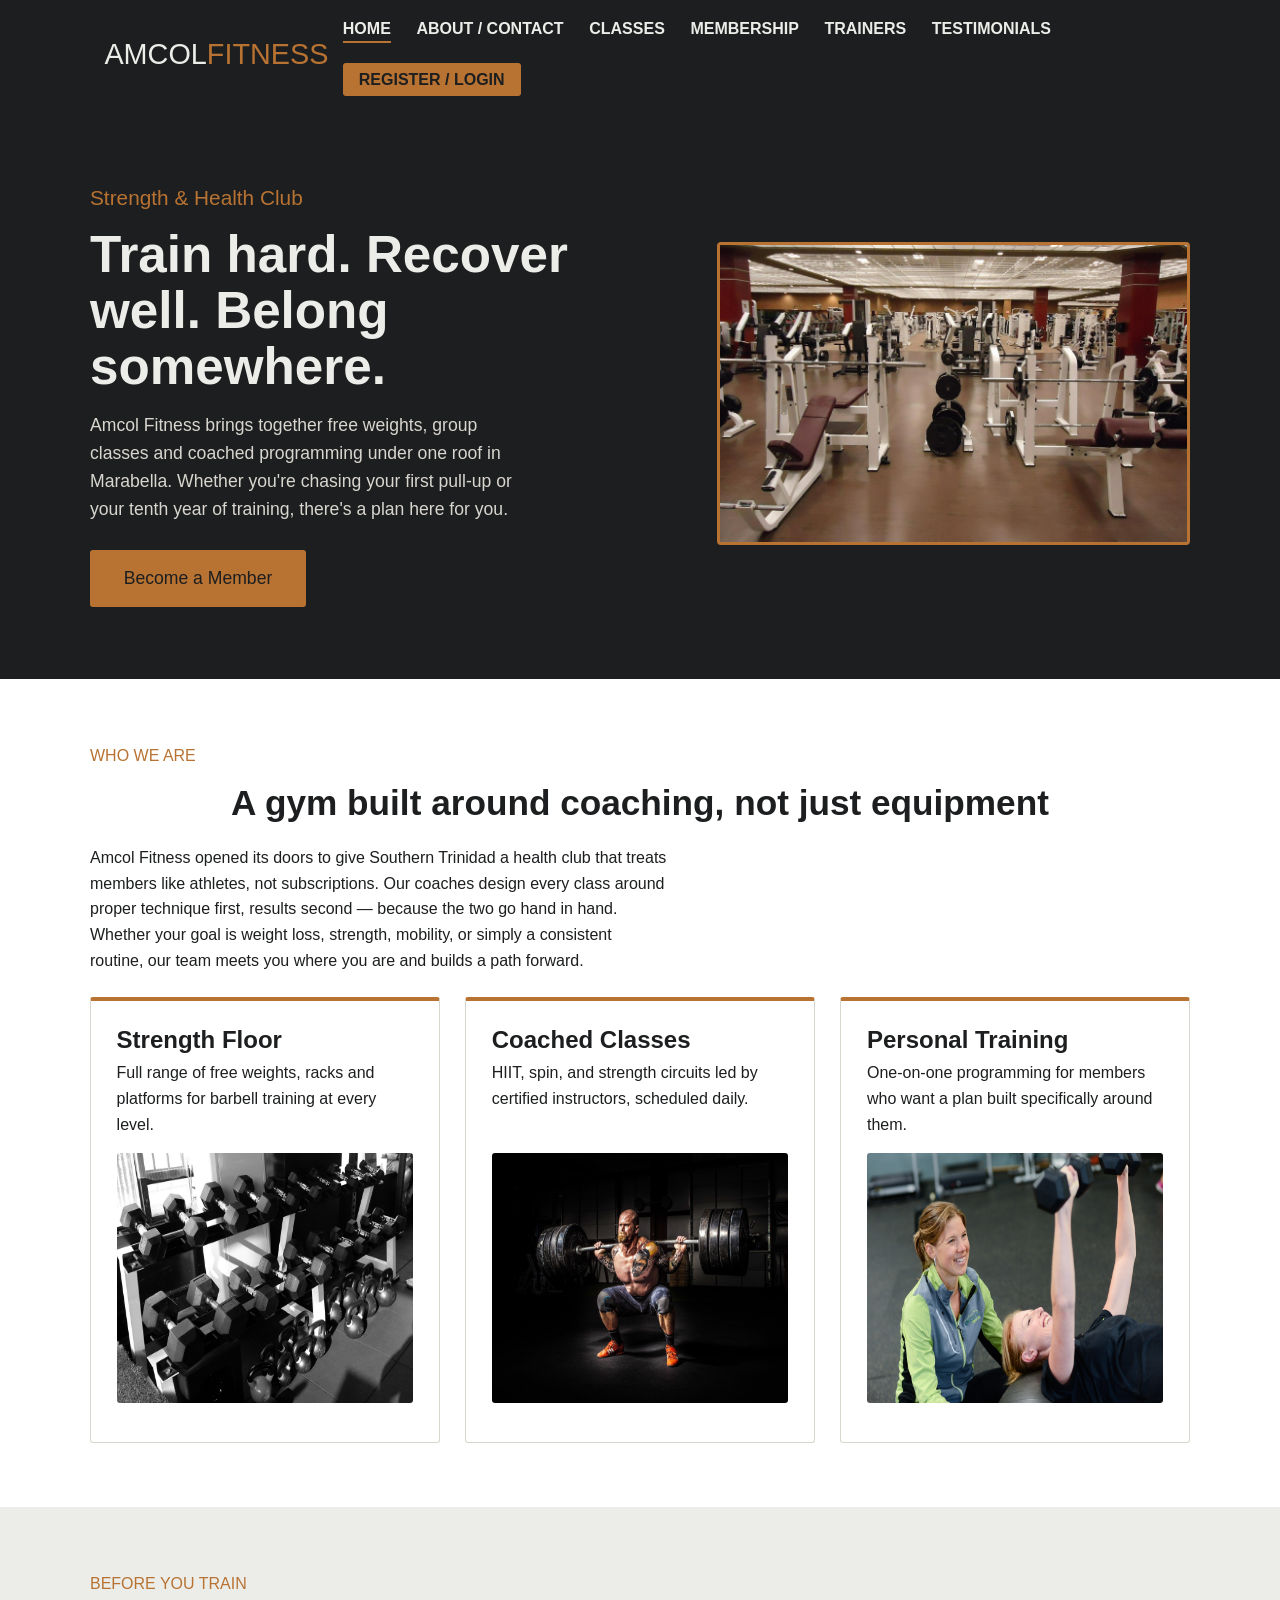
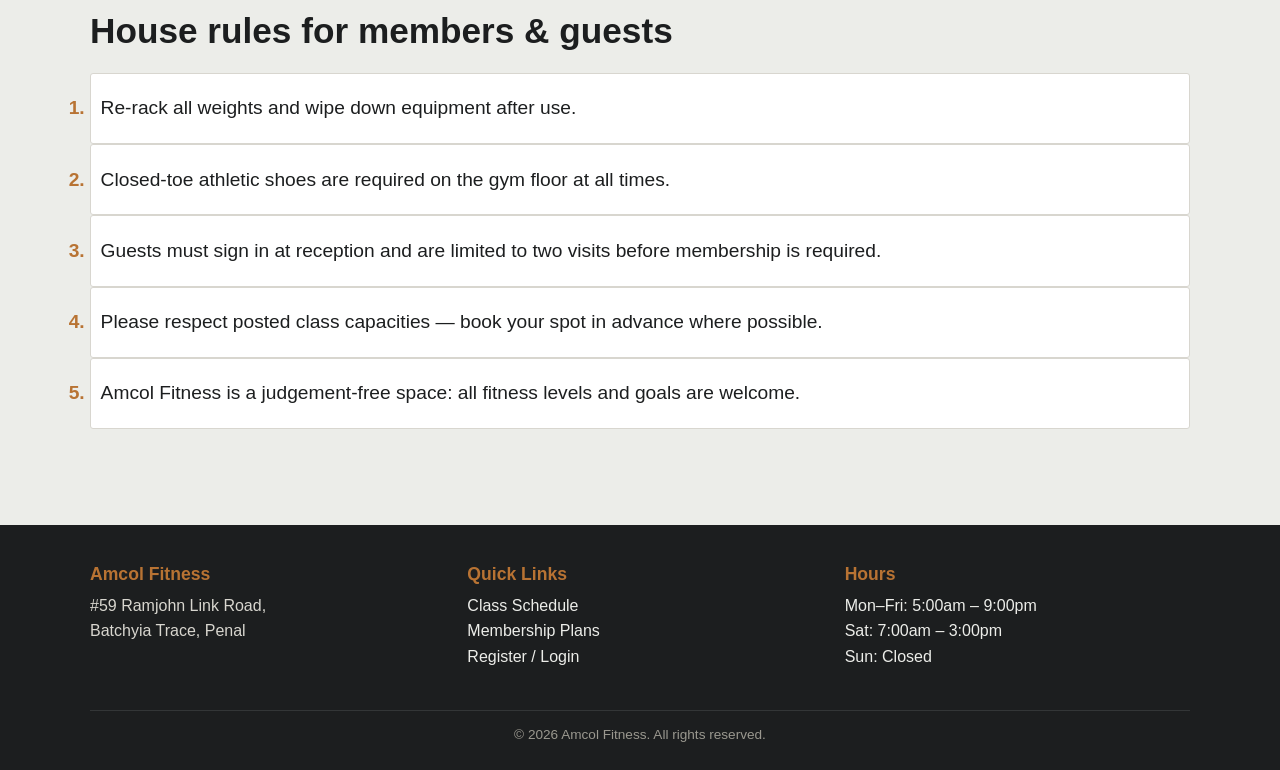
<file: index.html>
<!DOCTYPE html>
<html lang="en">
<head>
	<meta charset="UTF-8">
	<meta name="viewport" content="width=device-width, initial-scale=1.0">
	<title>Amcol Fitness | Strength &amp; Health Club, San Fernando</title>
	<meta name="description" content="Amcol Fitness is a strength and health club in San Fernando, Trinidad offering group classes, personal training and flexible memberships for every fitness level.">
	<link rel="stylesheet" href="css/style.css">
</head>
<body>

	<header class="site-header">
		<div class="container">
			<div class="logo">AMCOL<span>FITNESS</span></div>
			<nav class="main-nav">
				<ul>
					<li><a href="index.html" class="active">Home</a></li>
					<li><a href="html/about.html">About / Contact</a></li>
					<li><a href="html/classes.html">Classes</a></li>
					<li><a href="html/membership.html">Membership</a></li>
					<li><a href="html/trainers.html">Trainers</a></li>
					<li><a href="html/testimonials.html">Testimonials</a></li>
					<li><a href="html/register.html" class="nav-cta">Register / Login</a></li>
				</ul>
			</nav>
		</div>
	</header>

	<main>

		<section class="hero">
			<div class="container">
				<div class="hero-copy">
					<p class="tagline">Strength &amp; Health Club</p>
					<h1>Train hard. Recover well. Belong somewhere.</h1>
					<p class="lead">Amcol Fitness brings together free weights, group classes and coached programming under one roof in Marabella. Whether you're chasing your first pull-up or your tenth year of training, there's a plan here for you.</p>
					<a href="html/register.html" class="btn">Become a Member</a>
				</div>
				<figure class="hero-figure">
					<img src="img/hero-gym-floor.jpg" alt="Members training on the Amcol Fitness gym floor with free weights and racks">
				</figure>
			</div>
		</section>

		<section class="alt">
			<div class="container">
				<div class="section-heading">
					<p class="eyebrow">Who we are</p>
					<h2>A gym built around coaching, not just equipment</h2>
				</div>
				<p class="measure">Amcol Fitness opened its doors to give Southern Trinidad a health club that treats members like athletes, not subscriptions. Our coaches design every class around proper technique first, results second — because the two go hand in hand. Whether your goal is weight loss, strength, mobility, or simply a consistent routine, our team meets you where you are and builds a path forward.</p>

				<div class="card-grid">
					<article class="card">
						<h3>Strength Floor</h3>
						<p>Full range of free weights, racks and platforms for barbell training at every level.</p>
			<img src="img/free-weights.jpg" alt="Free Weights" class="trainer-photo">
					</article>
					<article class="card">
						<h3>Coached Classes</h3>
						<p>HIIT, spin, and strength circuits led by certified instructors, scheduled daily.</p>
			<img src="img/trainer-marcus.jpg" alt="Trainer Marcus Ali" class="trainer-photo">
					</article>
					<article class="card">
						<h3>Personal Training</h3>
						<p>One-on-one programming for members who want a plan built specifically around them.</p>
			<img src="img/one-on-one.jpg" alt="One on One Training" class="trainer-photo">
					</article>
				</div>
			</div>
		</section>

		<section>
			<div class="container">
				<div class="section-heading">
					<p class="eyebrow">Before you train</p>
					<h2>House rules for members &amp; guests</h2>
				</div>
				<ol class="rules-list">
					<li>Re-rack all weights and wipe down equipment after use.</li>
					<li>Closed-toe athletic shoes are required on the gym floor at all times.</li>
					<li>Guests must sign in at reception and are limited to two visits before membership is required.</li>
					<li>Please respect posted class capacities — book your spot in advance where possible.</li>
					<li>Amcol Fitness is a judgement-free space: all fitness levels and goals are welcome.</li>
				</ol>
			</div>
		</section>

	</main>
	<footer class="site-footer">
		<div class="container">
			<div class="footer-grid">
				<div>
					<h3>Amcol Fitness</h3>
					<address>
						#59 Ramjohn Link Road,<br>
						Batchyia Trace, Penal
					</address>
				</div>
				<div>
					<h3>Quick Links</h3>
					<ul>
						<li><a href="html/classes.html">Class Schedule</a></li>
						<li><a href="html/membership.html">Membership Plans</a></li>
						<li><a href="html/register.html">Register / Login</a></li>
					</ul>
				</div>
				<div>
					<h3>Hours</h3>
					<p>Mon&ndash;Fri: 5:00am &ndash; 9:00pm<br>Sat: 7:00am &ndash; 3:00pm<br>Sun: Closed</p>
				</div>
			</div>
			<div class="footer-bottom">
				&copy; 2026 Amcol Fitness. All rights reserved.
			</div>
		</div>
	</footer>

</body>
</html>
</file>
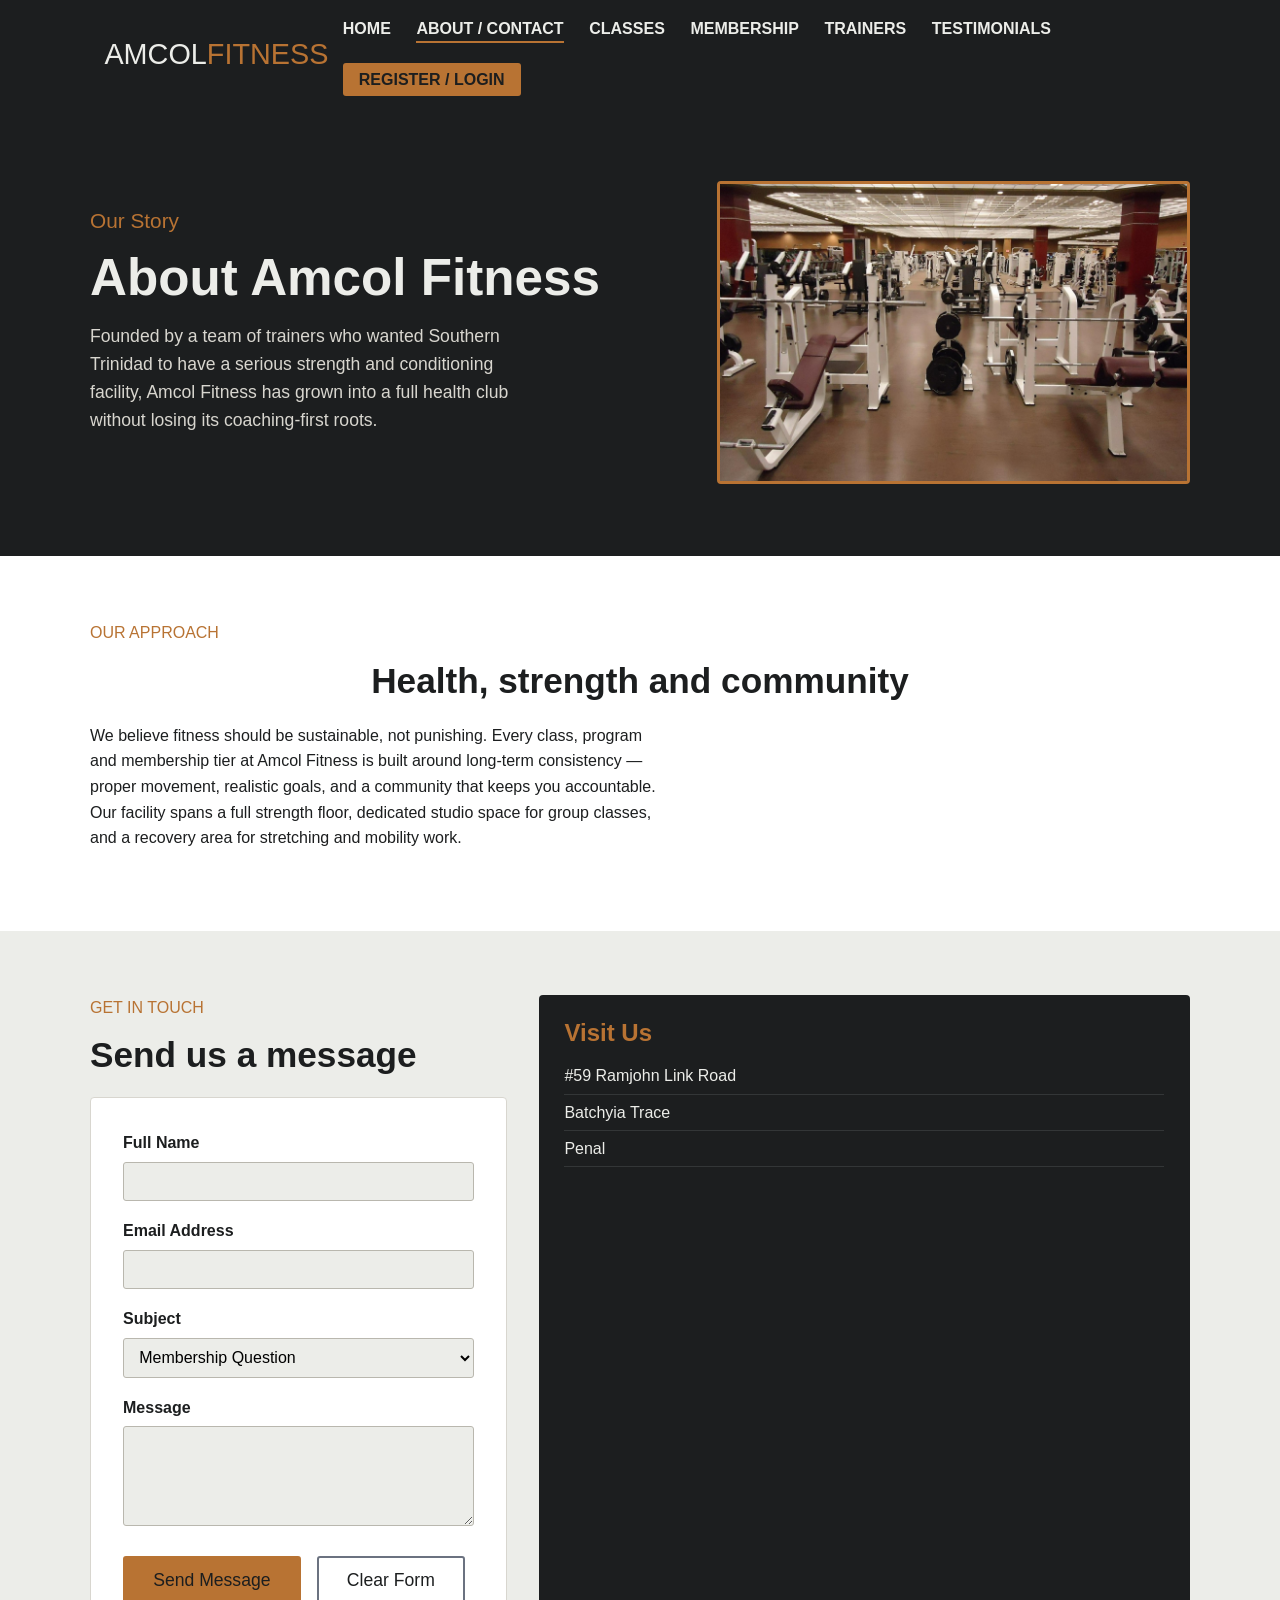
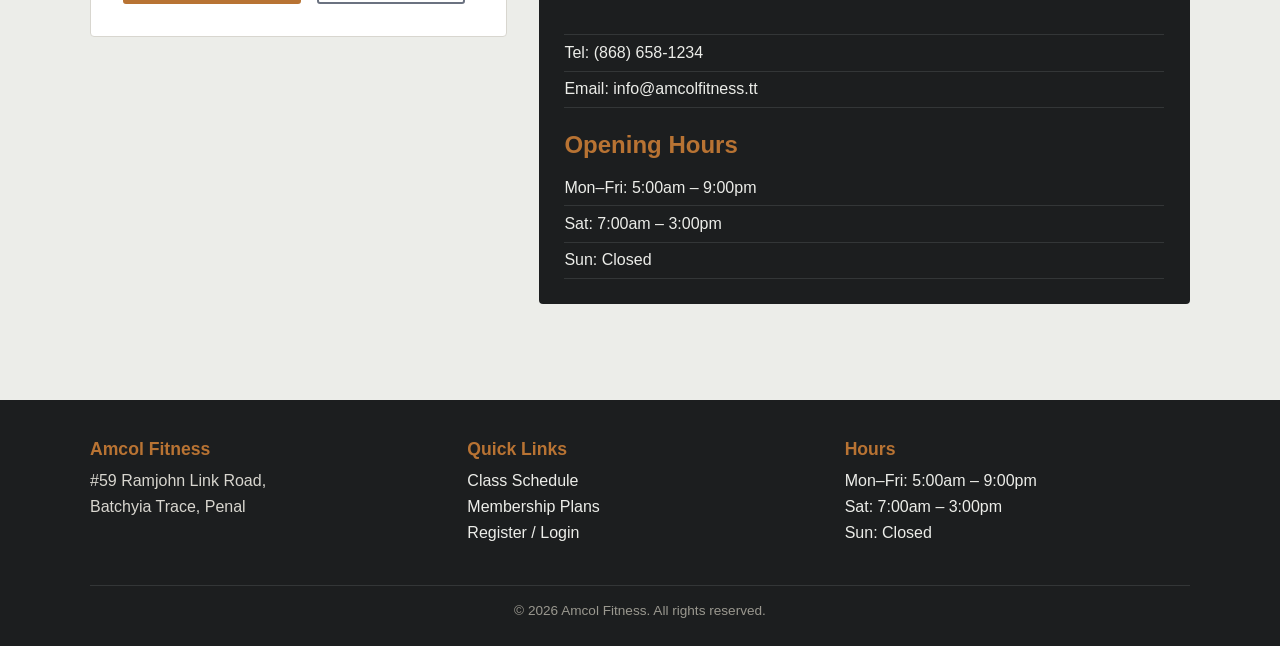
<file: html/about.html>
<!DOCTYPE html>
<html lang="EN-US">
<head>
	<meta charset="UTF-8">
	<meta name="viewport" content="width=device-width, initial-scale=1.0">
	<title>About &amp; Contact | Amcol Fitness</title>
	<meta name="description" content="Learn about Amcol Fitness in San Fernando and get in touch with our team for membership, class or facility questions.">
	<link rel="stylesheet" href="../css/style.css">
</head>
<body>

	<header class="site-header">
		<div class="container">
			<div class="logo">AMCOL<span>FITNESS</span></div>
			<nav class="main-nav">
				<ul>
					<li><a href="../index.html">Home</a></li>
					<li><a href="about.html" class="active">About / Contact</a></li>
					<li><a href="classes.html">Classes</a></li>
					<li><a href="membership.html">Membership</a></li>
					<li><a href="trainers.html">Trainers</a></li>
					<li><a href="testimonials.html">Testimonials</a></li>
					<li><a href="register.html" class="nav-cta">Register / Login</a></li>
				</ul>
			</nav>
		</div>
	</header>

	<main>
		<section class="hero">
			<div class="container">
				<div class="hero-copy">
					<p class="tagline">Our Story</p>
					<h1>About Amcol Fitness</h1>
					<p class="lead">Founded by a team of trainers who wanted Southern Trinidad to have a serious strength and conditioning facility, Amcol Fitness has grown into a full health club without losing its coaching-first roots.</p>
				</div>
				<figure class="hero-figure">
					<img src="../img/hero-gym-floor.jpg" alt="Members training on the Amcol Fitness gym floor with free weights and racks">
				</figure>
			</div>
		</section>

		<section class="alt">
			<div class="container">
				<div class="section-heading">
					<p class="eyebrow">Our approach</p>
					<h2>Health, strength and community</h2>
				</div>
				<p class="measure">We believe fitness should be sustainable, not punishing. Every class, program and membership tier at Amcol Fitness is built around long-term consistency — proper movement, realistic goals, and a community that keeps you accountable. Our facility spans a full strength floor, dedicated studio space for group classes, and a recovery area for stretching and mobility work.</p>
			</div>
		</section>

		<section>
			<div class="container forms-columns">
				<div>
					<div class="section-heading">
						<p class="eyebrow">Get in touch</p>
						<h2>Send us a message</h2>
					</div>
					<form class="form-section" action="thankyou.html" method="get">
						<div class="form-row">
							<label for="contact-name">Full Name</label>
							<input type="text" id="contact-name" name="contact-name" required>
						</div>
						<div class="form-row">
							<label for="contact-email">Email Address</label>
							<input type="email" id="contact-email" name="contact-email" required>
						</div>
						<div class="form-row">
							<label for="contact-subject">Subject</label>
							<select id="contact-subject" name="contact-subject">
								<option value="membership">Membership Question</option>
								<option value="classes">Class Schedule</option>
								<option value="facility">Facility / Tour</option>
								<option value="other">Other</option>
							</select>
						</div>
						<div class="form-row">
							<label for="contact-message">Message</label>
							<textarea id="contact-message" name="contact-message" required></textarea>
						</div>
						<div class="form-actions">
							<input type="submit" value="Send Message">
							<input type="reset" value="Clear Form">
						</div>
					</form>
				</div>

				<aside class="info-box">
					<h3>Visit Us</h3>
					<ul>
						<li>#59 Ramjohn Link Road</li>
						<li>Batchyia Trace</li>
						<li>Penal</li>
						<li><iframe src="https://www.google.com/maps/embed?pb=!1m18!1m12!1m3!1d5384.407586369116!2d-61.461204823796024!3d10.173397170024673!2m3!1f0!2f0!3f0!3m2!1i1024!2i768!4f13.1!3m3!1m2!1s0x8c358f73b59a01c9%3A0xf53be92b8bac2674!2sAMCOL%20Fitness%20First%20Health%20Club%20(AMCOL%20Gym)!5e1!3m2!1sen!2stt!4v1786160659236!5m2!1sen!2stt" width="600" height="450" style="border:0;" allowfullscreen="" loading="lazy" referrerpolicy="strict-origin-when-cross-origin"></iframe></li>
						<li>Tel: (868) 658-1234</li>
						<li>Email: info@amcolfitness.tt</li>
					</ul>
			
					<h3 class="mt-1">Opening Hours</h3>
					<ul>
						<li>Mon&ndash;Fri: 5:00am &ndash; 9:00pm</li>
						<li>Sat: 7:00am &ndash; 3:00pm</li>
						<li>Sun: Closed</li>
					</ul>
				</aside>
			</div>
		</section>
	</main>

	<footer class="site-footer">
		<div class="container">
			<div class="footer-grid">
				<div>
					<h4>Amcol Fitness</h4>
					<address>
						#59 Ramjohn Link Road,<br>
						Batchyia Trace, Penal
					</address>
				</div>
				<div>
					<h4>Quick Links</h4>
					<ul>
						<li><a href="classes.html">Class Schedule</a></li>
						<li><a href="membership.html">Membership Plans</a></li>
						<li><a href="register.html">Register / Login</a></li>
					</ul>
				</div>
				<div>
					<h4>Hours</h4>
					<p>Mon&ndash;Fri: 5:00am &ndash; 9:00pm<br>Sat: 7:00am &ndash; 3:00pm<br>Sun: Closed</p>
				</div>
			</div>
			<div class="footer-bottom">
				&copy; 2026 Amcol Fitness. All rights reserved.
			</div>
		</div>
	</footer>

</body>
</html>
</file>
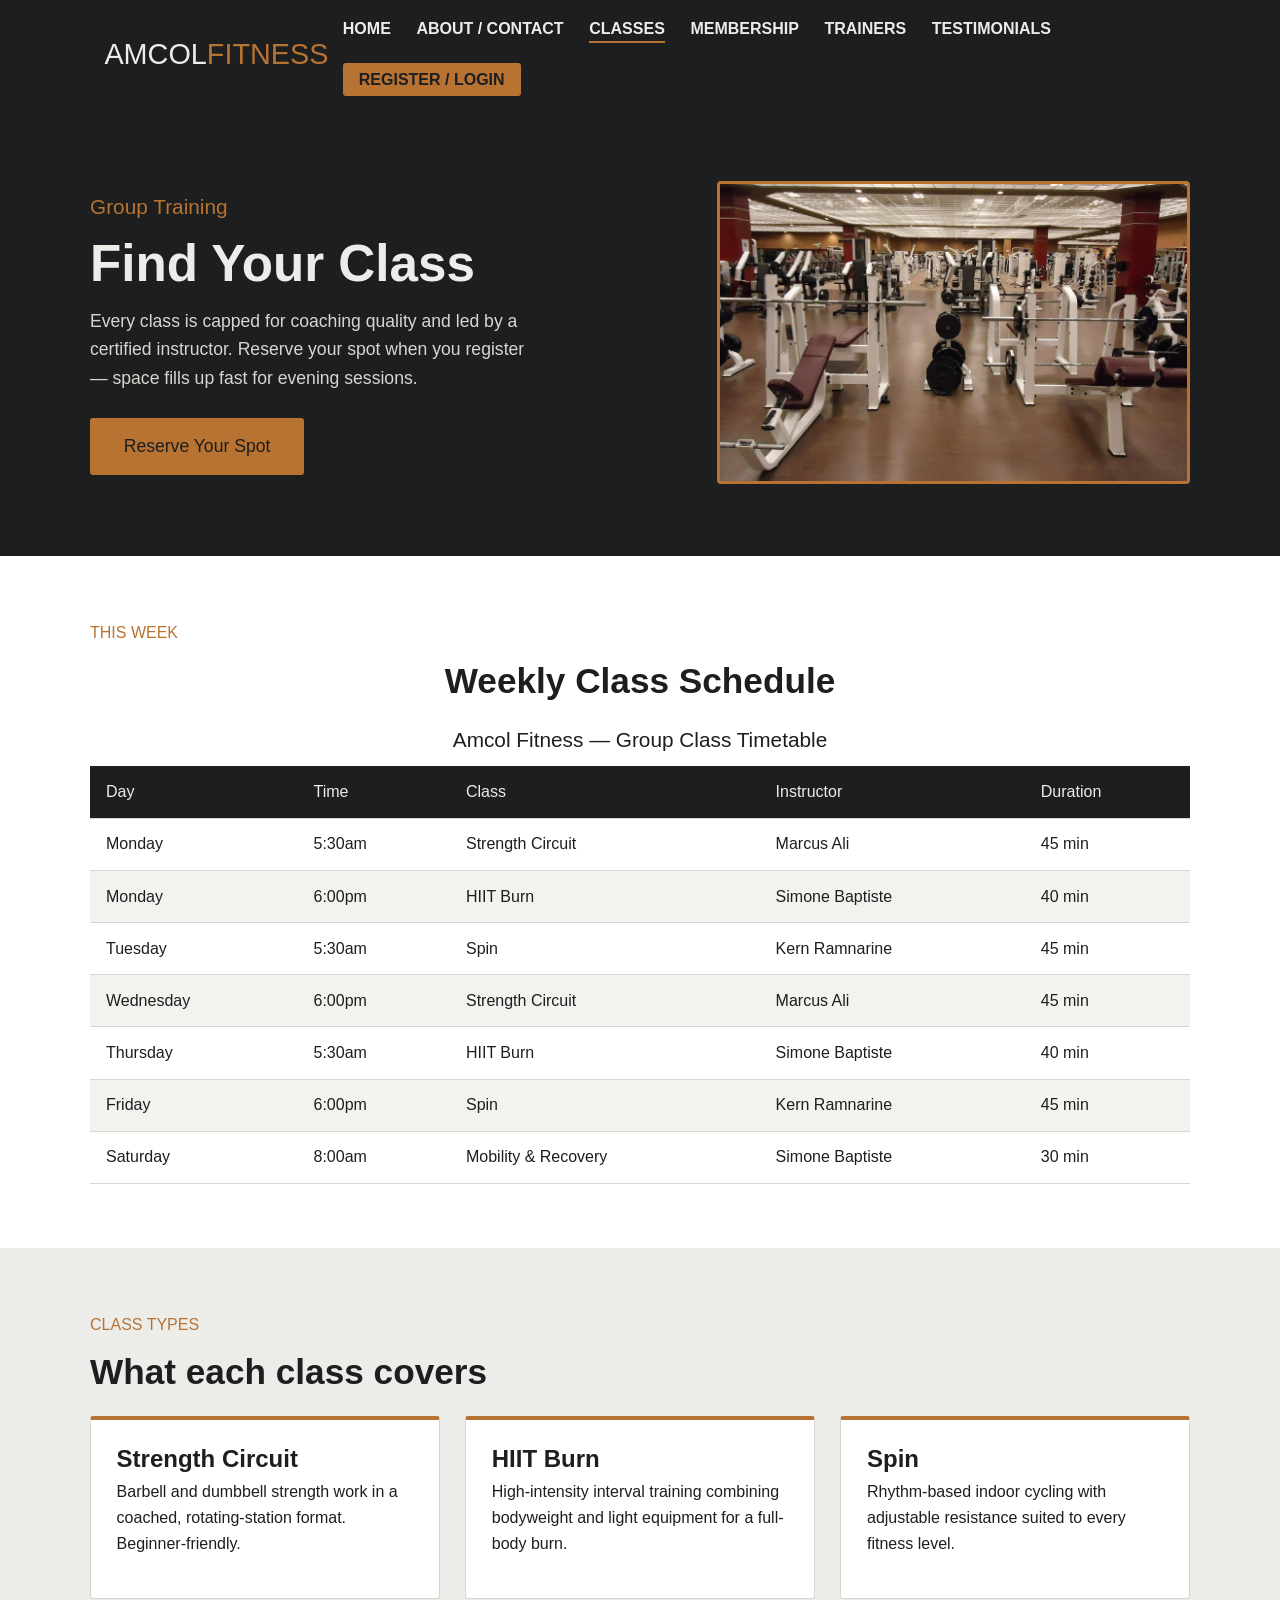
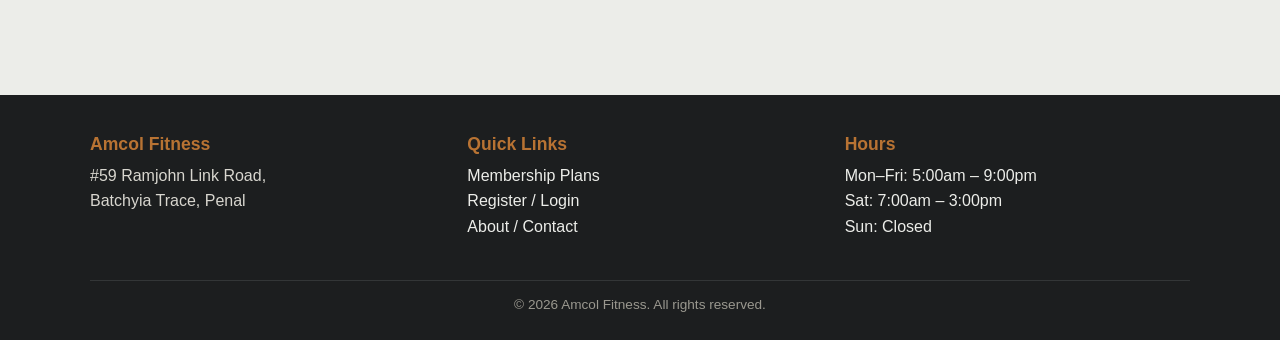
<file: html/classes.html>
<!DOCTYPE html>
<html lang="en">
<head>
	<meta charset="UTF-8">
	<meta name="viewport" content="width=device-width, initial-scale=1.0">
	<title>Classes &amp; Schedule | Amcol Fitness</title>
	<meta name="description" content="Browse the weekly class schedule at Amcol Fitness, from HIIT and spin to strength circuits, and reserve your spot.">
	<link rel="stylesheet" href="../css/style.css">
</head>
<body>

	<header class="site-header">
		<div class="container">
			<div class="logo">AMCOL<span>FITNESS</span></div>
			<nav class="main-nav">
				<ul>
					<li><a href="../index.html">Home</a></li>
					<li><a href="about.html">About / Contact</a></li>
					<li><a href="classes.html" class="active">Classes</a></li>
					<li><a href="membership.html">Membership</a></li>
					<li><a href="trainers.html">Trainers</a></li>
					<li><a href="testimonials.html">Testimonials</a></li>
					<li><a href="register.html" class="nav-cta">Register / Login</a></li>
				</ul>
			</nav>
		</div>
	</header>

	<main>
		<section class="hero">
			<div class="container">
				<div class="hero-copy">
					<p class="tagline">Group Training</p>
					<h1>Find Your Class</h1>
					<p class="lead">Every class is capped for coaching quality and led by a certified instructor. Reserve your spot when you register — space fills up fast for evening sessions.</p>
					<a href="register.html" class="btn">Reserve Your Spot</a>
				</div>
				<figure class="hero-figure">
					<img src="../img/hero-gym-floor.jpg" alt="Members training on the Amcol Fitness gym floor with free weights and racks">
				</figure>
			</div>
		</section>

		<section class="alt">
			<div class="container">
				<div class="section-heading">
					<p class="eyebrow">This week</p>
					<h2>Weekly Class Schedule</h2>
				</div>

				<table>
					<caption>Amcol Fitness — Group Class Timetable</caption>
					<thead>
						<tr>
							<th scope="col">Day</th>
							<th scope="col">Time</th>
							<th scope="col">Class</th>
							<th scope="col">Instructor</th>
							<th scope="col">Duration</th>
						</tr>
					</thead>
					<tbody>
						<tr>
							<td>Monday</td>
							<td>5:30am</td>
							<td>Strength Circuit</td>
							<td>Marcus Ali</td>
							<td>45 min</td>
						</tr>
						<tr>
							<td>Monday</td>
							<td>6:00pm</td>
							<td>HIIT Burn</td>
							<td>Simone Baptiste</td>
							<td>40 min</td>
						</tr>
						<tr>
							<td>Tuesday</td>
							<td>5:30am</td>
							<td>Spin</td>
							<td>Kern Ramnarine</td>
							<td>45 min</td>
						</tr>
						<tr>
							<td>Wednesday</td>
							<td>6:00pm</td>
							<td>Strength Circuit</td>
							<td>Marcus Ali</td>
							<td>45 min</td>
						</tr>
						<tr>
							<td>Thursday</td>
							<td>5:30am</td>
							<td>HIIT Burn</td>
							<td>Simone Baptiste</td>
							<td>40 min</td>
						</tr>
						<tr>
							<td>Friday</td>
							<td>6:00pm</td>
							<td>Spin</td>
							<td>Kern Ramnarine</td>
							<td>45 min</td>
						</tr>
						<tr>
							<td>Saturday</td>
							<td>8:00am</td>
							<td>Mobility &amp; Recovery</td>
							<td>Simone Baptiste</td>
							<td>30 min</td>
						</tr>
					</tbody>
				</table>
			</div>
		</section>

		<section>
			<div class="container">
				<div class="section-heading">
					<p class="eyebrow">Class types</p>
					<h2>What each class covers</h2>
				</div>
				<div class="card-grid">
					<article class="card">
						<h3>Strength Circuit</h3>
						<p>Barbell and dumbbell strength work in a coached, rotating-station format. Beginner-friendly.</p>
					</article>
					<article class="card">
						<h3>HIIT Burn</h3>
						<p>High-intensity interval training combining bodyweight and light equipment for a full-body burn.</p>
					</article>
					<article class="card">
						<h3>Spin</h3>
						<p>Rhythm-based indoor cycling with adjustable resistance suited to every fitness level.</p>
					</article>
				</div>
			</div>
		</section>
	</main>

	<footer class="site-footer">
		<div class="container">
			<div class="footer-grid">
				<div>
					<h4>Amcol Fitness</h4>
					<address>
						#59 Ramjohn Link Road,<br>
						Batchyia Trace, Penal
					</address>
				</div>
				<div>
					<h4>Quick Links</h4>
					<ul>
						<li><a href="membership.html">Membership Plans</a></li>
						<li><a href="register.html">Register / Login</a></li>
						<li><a href="about.html">About / Contact</a></li>
					</ul>
				</div>
				<div>
					<h4>Hours</h4>
					<p>Mon&ndash;Fri: 5:00am &ndash; 9:00pm<br>Sat: 7:00am &ndash; 3:00pm<br>Sun: Closed</p>
				</div>
			</div>
			<div class="footer-bottom">
				&copy; 2026 Amcol Fitness. All rights reserved.
			</div>
		</div>
	</footer>

</body>
</html>
</file>
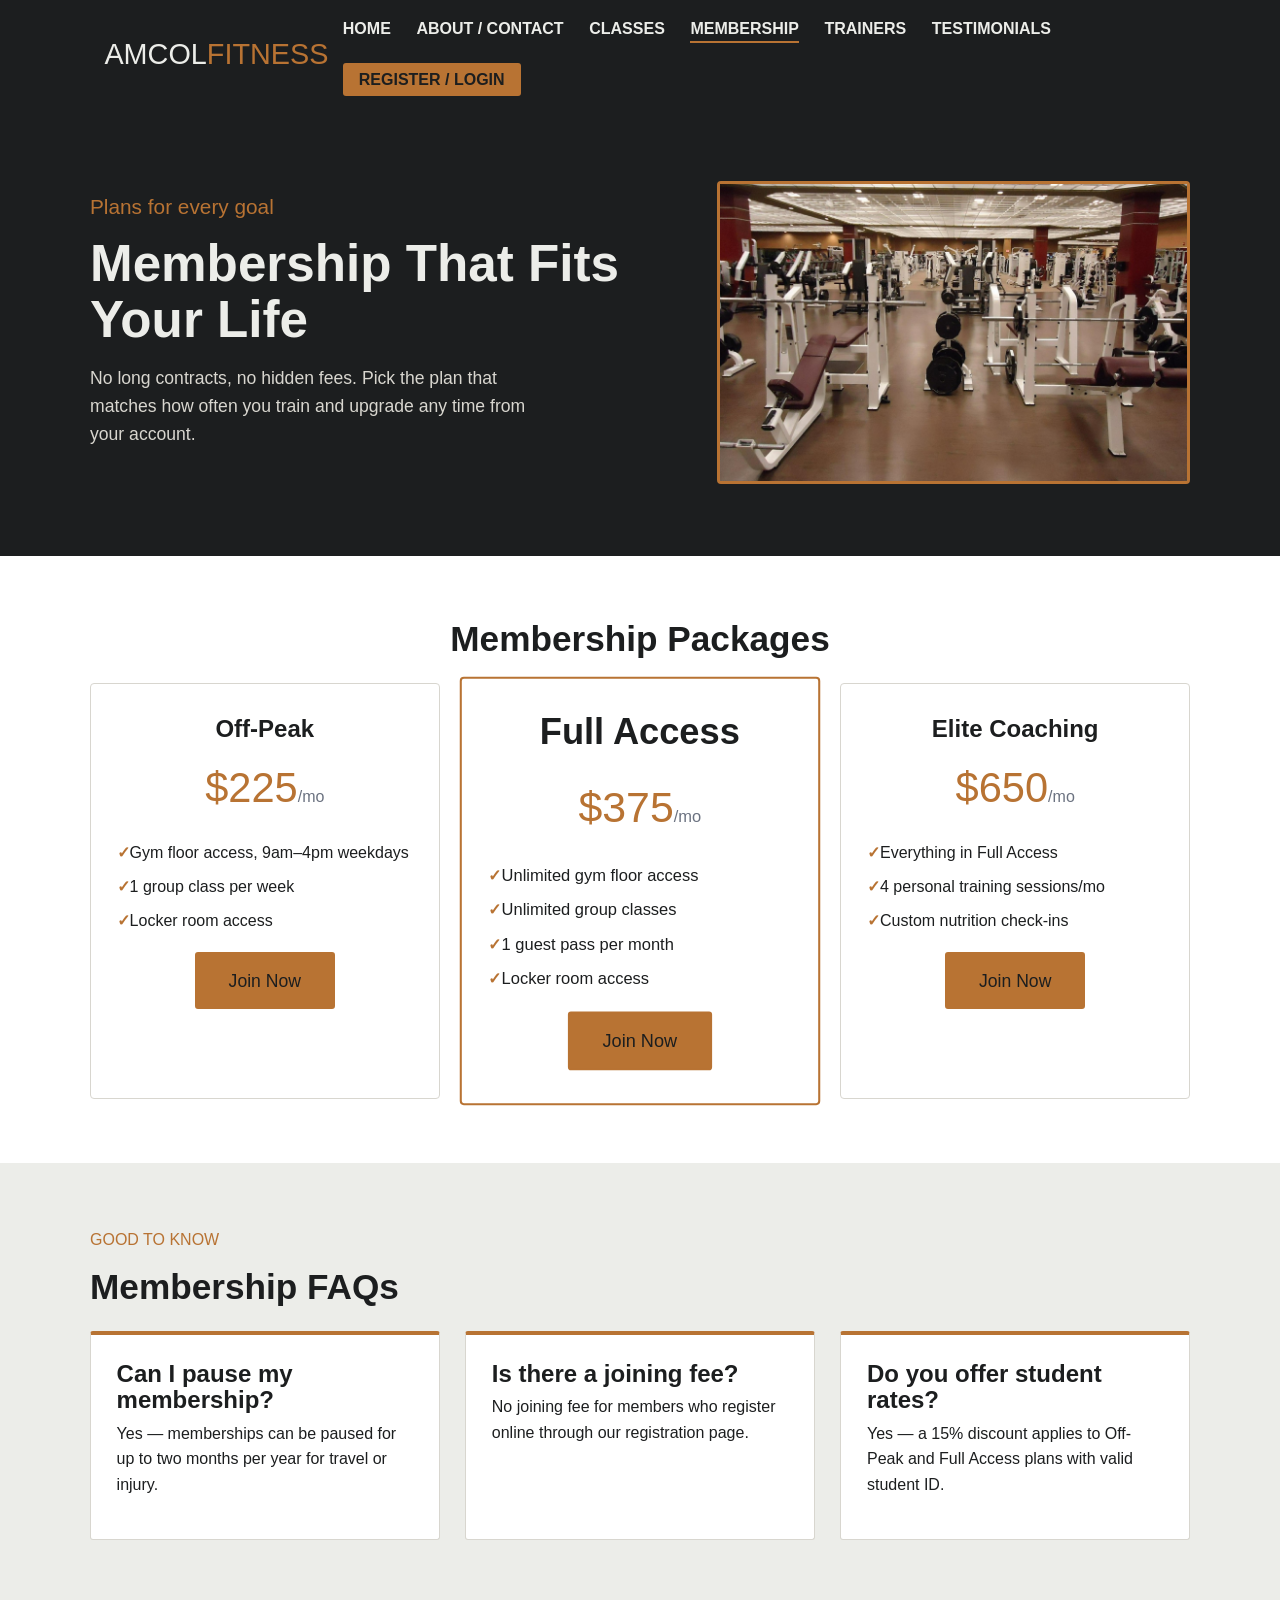
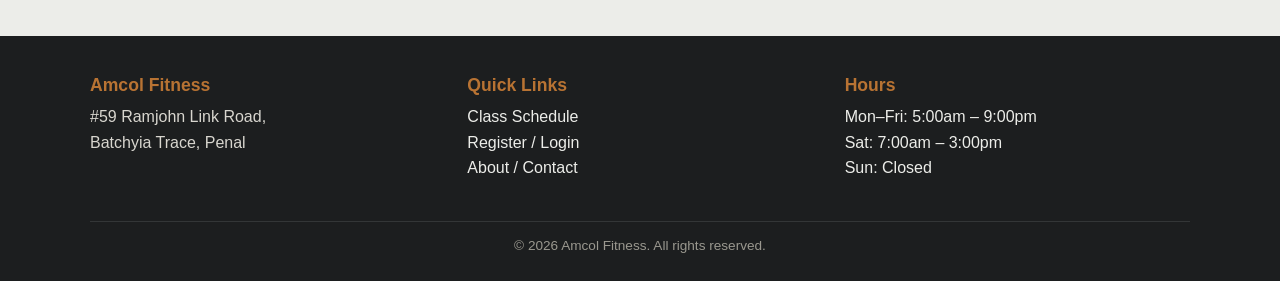
<file: html/membership.html>
<!DOCTYPE html>
<html lang="en">
<head>
	<meta charset="UTF-8">
	<meta name="viewport" content="width=device-width, initial-scale=1.0">
	<title>Membership Plans | Amcol Fitness</title>
	<meta name="description" content="Compare Amcol Fitness membership tiers and join today — flexible plans for every training goal and budget.">
	<link rel="stylesheet" href="../css/style.css">
</head>
<body>

	<header class="site-header">
		<div class="container">
			<div class="logo">AMCOL<span>FITNESS</span></div>
			<nav class="main-nav">
				<ul>
					<li><a href="../index.html">Home</a></li>
					<li><a href="about.html">About / Contact</a></li>
					<li><a href="classes.html">Classes</a></li>
					<li><a href="membership.html" class="active">Membership</a></li>
					<li><a href="trainers.html">Trainers</a></li>
					<li><a href="testimonials.html">Testimonials</a></li>
					<li><a href="register.html" class="nav-cta">Register / Login</a></li>
				</ul>
			</nav>
		</div>
	</header>

	<main>
		<section class="hero">
			<div class="container">
				<div class="hero-copy">
					<p class="tagline">Plans for every goal</p>
					<h1>Membership That Fits Your Life</h1>
					<p class="lead">No long contracts, no hidden fees. Pick the plan that matches how often you train and upgrade any time from your account.</p>
				</div>
				<figure class="hero-figure">
					<img src="../img/hero-gym-floor.jpg" alt="Members training on the Amcol Fitness gym floor with free weights and racks">
				</figure>
			</div>
		</section>

		<section class="alt">
			<h2>Membership Packages</h2>
			<div class="container">
				<div class="pricing-grid">
					<article class="price-card">
						<h3>Off-Peak</h3>
						<p class="price">$225<span>/mo</span></p>
						<ul>
							<li>Gym floor access, 9am&ndash;4pm weekdays</li>
							<li>1 group class per week</li>
							<li>Locker room access</li>
						</ul>
						<a href="register.html" class="btn">Join Now</a>
					</article>

					<article class="price-card featured">
						<h2>Full Access</h2>
						<p class="price">$375<span>/mo</span></p>
						<ul>
							<li>Unlimited gym floor access</li>
							<li>Unlimited group classes</li>
							<li>1 guest pass per month</li>
							<li>Locker room access</li>
						</ul>
						<a href="register.html" class="btn">Join Now</a>
					</article>

					<article class="price-card">
						<h3>Elite Coaching</h3>
						<p class="price">$650<span>/mo</span></p>
						<ul>
							<li>Everything in Full Access</li>
							<li>4 personal training sessions/mo</li>
							<li>Custom nutrition check-ins</li>
						</ul>
						<a href="register.html" class="btn">Join Now</a>
					</article>
				</div>
			</div>
		</section>

		<section>
			<div class="container">
				<div class="section-heading">
					<p class="eyebrow">Good to know</p>
					<h2>Membership FAQs</h2>
				</div>
				<div class="card-grid">
					<article class="card">
						<h3>Can I pause my membership?</h3>
						<p>Yes — memberships can be paused for up to two months per year for travel or injury.</p>
					</article>
					<article class="card">
						<h3>Is there a joining fee?</h3>
						<p>No joining fee for members who register online through our registration page.</p>
					</article>
					<article class="card">
						<h3>Do you offer student rates?</h3>
						<p>Yes — a 15% discount applies to Off-Peak and Full Access plans with valid student ID.</p>
					</article>
				</div>
			</div>
		</section>
	</main>

	<footer class="site-footer">
		<div class="container">
			<div class="footer-grid">
				<div>
					<h3>Amcol Fitness</h3>
					<address>
						#59 Ramjohn Link Road,<br>
						Batchyia Trace, Penal
					</address>
				</div>
				<div>
					<h3>Quick Links</h3>
					<ul>
						<li><a href="classes.html">Class Schedule</a></li>
						<li><a href="register.html">Register / Login</a></li>
						<li><a href="about.html">About / Contact</a></li>
					</ul>
				</div>
				<div>
					<h3>Hours</h3>
					<p>Mon&ndash;Fri: 5:00am &ndash; 9:00pm<br>Sat: 7:00am &ndash; 3:00pm<br>Sun: Closed</p>
				</div>
			</div>
			<div class="footer-bottom">
				&copy; 2026 Amcol Fitness. All rights reserved.
			</div>
		</div>
	</footer>

</body>
</html>
</file>
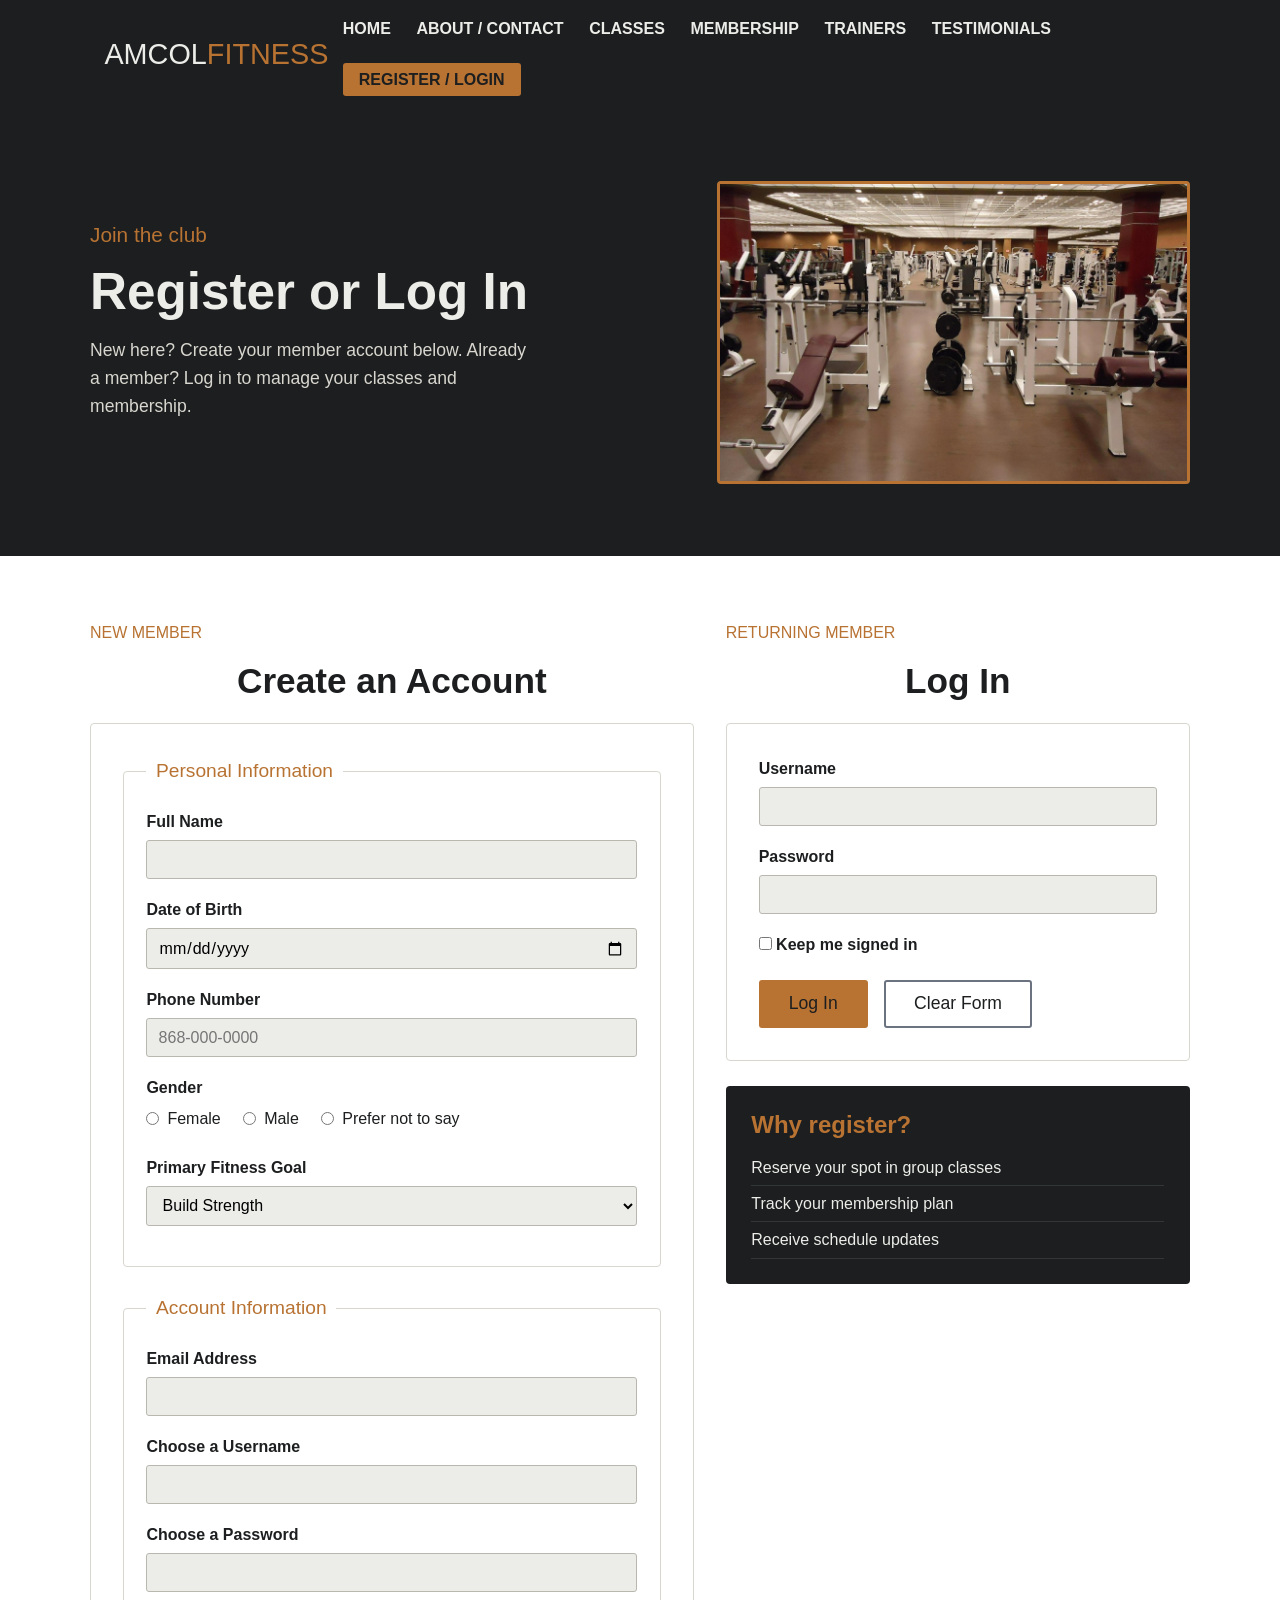
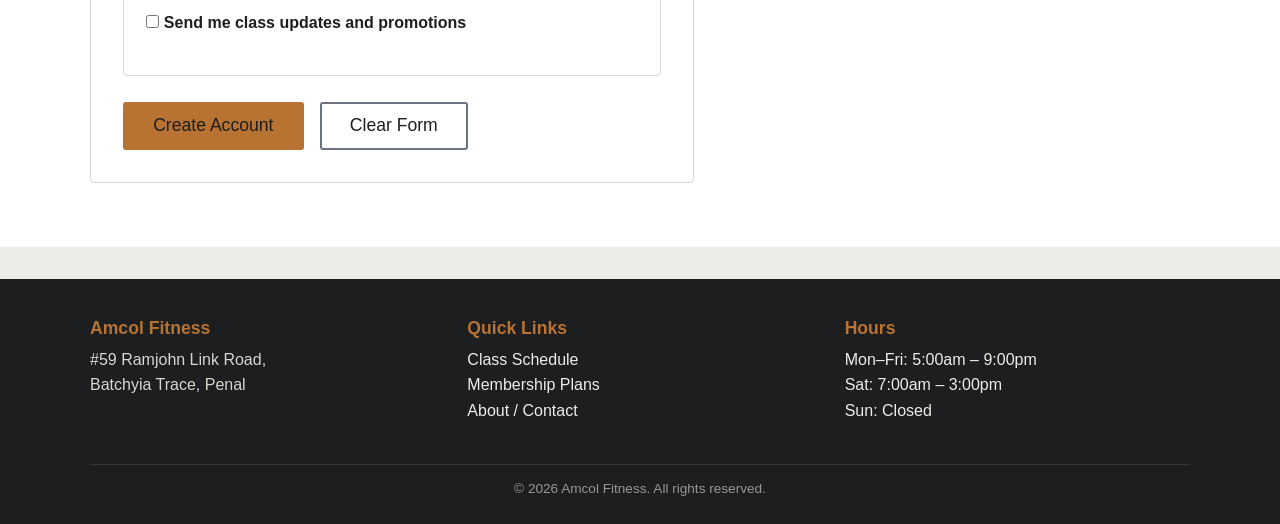
<file: html/register.html>
<!DOCTYPE html>
<html lang="en">
<head>
	<meta charset="UTF-8">
	<meta name="viewport" content="width=device-width, initial-scale=1.0">
	<title>Register / Login | Amcol Fitness</title>
	<meta name="description" content="Register for Amcol Fitness membership or log in to your existing member account.">
	<link rel="stylesheet" href="../css/style.css">
</head>
<body>

	<header class="site-header">
		<div class="container">
			<div class="logo">AMCOL<span>FITNESS</span></div>
			<nav class="main-nav">
				<ul>
					<li><a href="../index.html">Home</a></li>
					<li><a href="about.html">About / Contact</a></li>
					<li><a href="classes.html">Classes</a></li>
					<li><a href="membership.html">Membership</a></li>
					<li><a href="trainers.html">Trainers</a></li>
					<li><a href="testimonials.html">Testimonials</a></li>
					<li><a href="register.html" class="nav-cta active">Register / Login</a></li>
				</ul>
			</nav>
		</div>
	</header>

	<main>
		<section class="hero">
			<div class="container">
				<div class="hero-copy">
					<p class="tagline">Join the club</p>
					<h1>Register or Log In</h1>
					<p class="lead">New here? Create your member account below. Already a member? Log in to manage your classes and membership.</p>
				</div>
				<figure class="hero-figure">
					<img src="../img/hero-gym-floor.jpg" alt="Members training on the Amcol Fitness gym floor with free weights and racks">
				</figure>
			</div>
		</section>

		<section class="alt">
			<div class="container forms-columns">

				<div>
					<div class="section-heading">
						<p class="eyebrow">New member</p>
						<h2>Create an Account</h2>
					</div>

					<form class="form-section" action="thankyou.html" method="get">

						<fieldset>
							<legend>Personal Information</legend>

							<div class="form-row">
								<label for="reg-fullname">Full Name</label>
								<input type="text" id="reg-fullname" name="fullname" required>
							</div>

							<div class="form-row">
								<label for="reg-dob">Date of Birth</label>
								<input type="date" id="reg-dob" name="dob" required>
							</div>

							<div class="form-row">
								<label for="reg-phone">Phone Number</label>
								<input type="tel" id="reg-phone" name="phone" placeholder="868-000-0000">
							</div>

							<div class="form-row">
								<label>Gender</label>
								<div class="radio-group">
									<label><input type="radio" name="gender" value="female"> Female</label>
									<label><input type="radio" name="gender" value="male"> Male</label>
									<label><input type="radio" name="gender" value="prefer-not"> Prefer not to say</label>
								</div>
							</div>

							<div class="form-row">
								<label for="reg-goal">Primary Fitness Goal</label>
								<select id="reg-goal" name="goal">
									<option value="strength">Build Strength</option>
									<option value="weight-loss">Weight Loss</option>
									<option value="endurance">Endurance / Conditioning</option>
									<option value="general">General Health</option>
								</select>
							</div>
						</fieldset>

						<fieldset>
							<legend>Account Information</legend>

							<div class="form-row">
								<label for="reg-email">Email Address</label>
								<input type="email" id="reg-email" name="email" required>
							</div>

							<div class="form-row">
								<label for="reg-username">Choose a Username</label>
								<input type="text" id="reg-username" name="username" required minlength="4">
							</div>

							<div class="form-row">
								<label for="reg-password">Choose a Password</label>
								<input type="password" id="reg-password" name="password" required minlength="8">
							</div>

							<div class="form-row">
								<label class="form-checkbox-label">
									<input type="checkbox" name="newsletter"> Send me class updates and promotions
								</label>
							</div>
						</fieldset>

						<div class="form-actions">
							<input type="submit" value="Create Account">
							<input type="reset" value="Clear Form">
						</div>
					</form>
				</div>

				<div>
					<div class="section-heading">
						<p class="eyebrow">Returning member</p>
						<h2>Log In</h2>
					</div>

					<form class="form-section" action="thankyou.html" method="get">
						<div class="form-row">
							<label for="login-username">Username</label>
							<input type="text" id="login-username" name="login-username" required>
						</div>
						<div class="form-row">
							<label for="login-password">Password</label>
							<input type="password" id="login-password" name="login-password" required>
						</div>
						<div class="form-row">
							<label class="form-checkbox-label">
								<input type="checkbox" name="remember"> Keep me signed in
							</label>
						</div>
						<div class="form-actions">
							<input type="submit" value="Log In">
							<input type="reset" value="Clear Form">
						</div>
					</form>

					<aside class="info-box mt-lg">
						<h3>Why register?</h3>
						<ul>
							<li>Reserve your spot in group classes</li>
							<li>Track your membership plan</li>
							<li>Receive schedule updates</li>
						</ul>
					</aside>
				</div>

			</div>
		</section>
	</main>

	<footer class="site-footer">
		<div class="container">
			<div class="footer-grid">
				<div>
					<h4>Amcol Fitness</h4>
					<address>
						#59 Ramjohn Link Road,<br>
						Batchyia Trace, Penal
					</address>
				</div>
				<div>
					<h4>Quick Links</h4>
					<ul>
						<li><a href="classes.html">Class Schedule</a></li>
						<li><a href="membership.html">Membership Plans</a></li>
						<li><a href="about.html">About / Contact</a></li>
					</ul>
				</div>
				<div>
					<h4>Hours</h4>
					<p>Mon&ndash;Fri: 5:00am &ndash; 9:00pm<br>Sat: 7:00am &ndash; 3:00pm<br>Sun: Closed</p>
				</div>
			</div>
			<div class="footer-bottom">
				&copy; 2026 Amcol Fitness. All rights reserved.
			</div>
		</div>
	</footer>

</body>
</html>
</file>
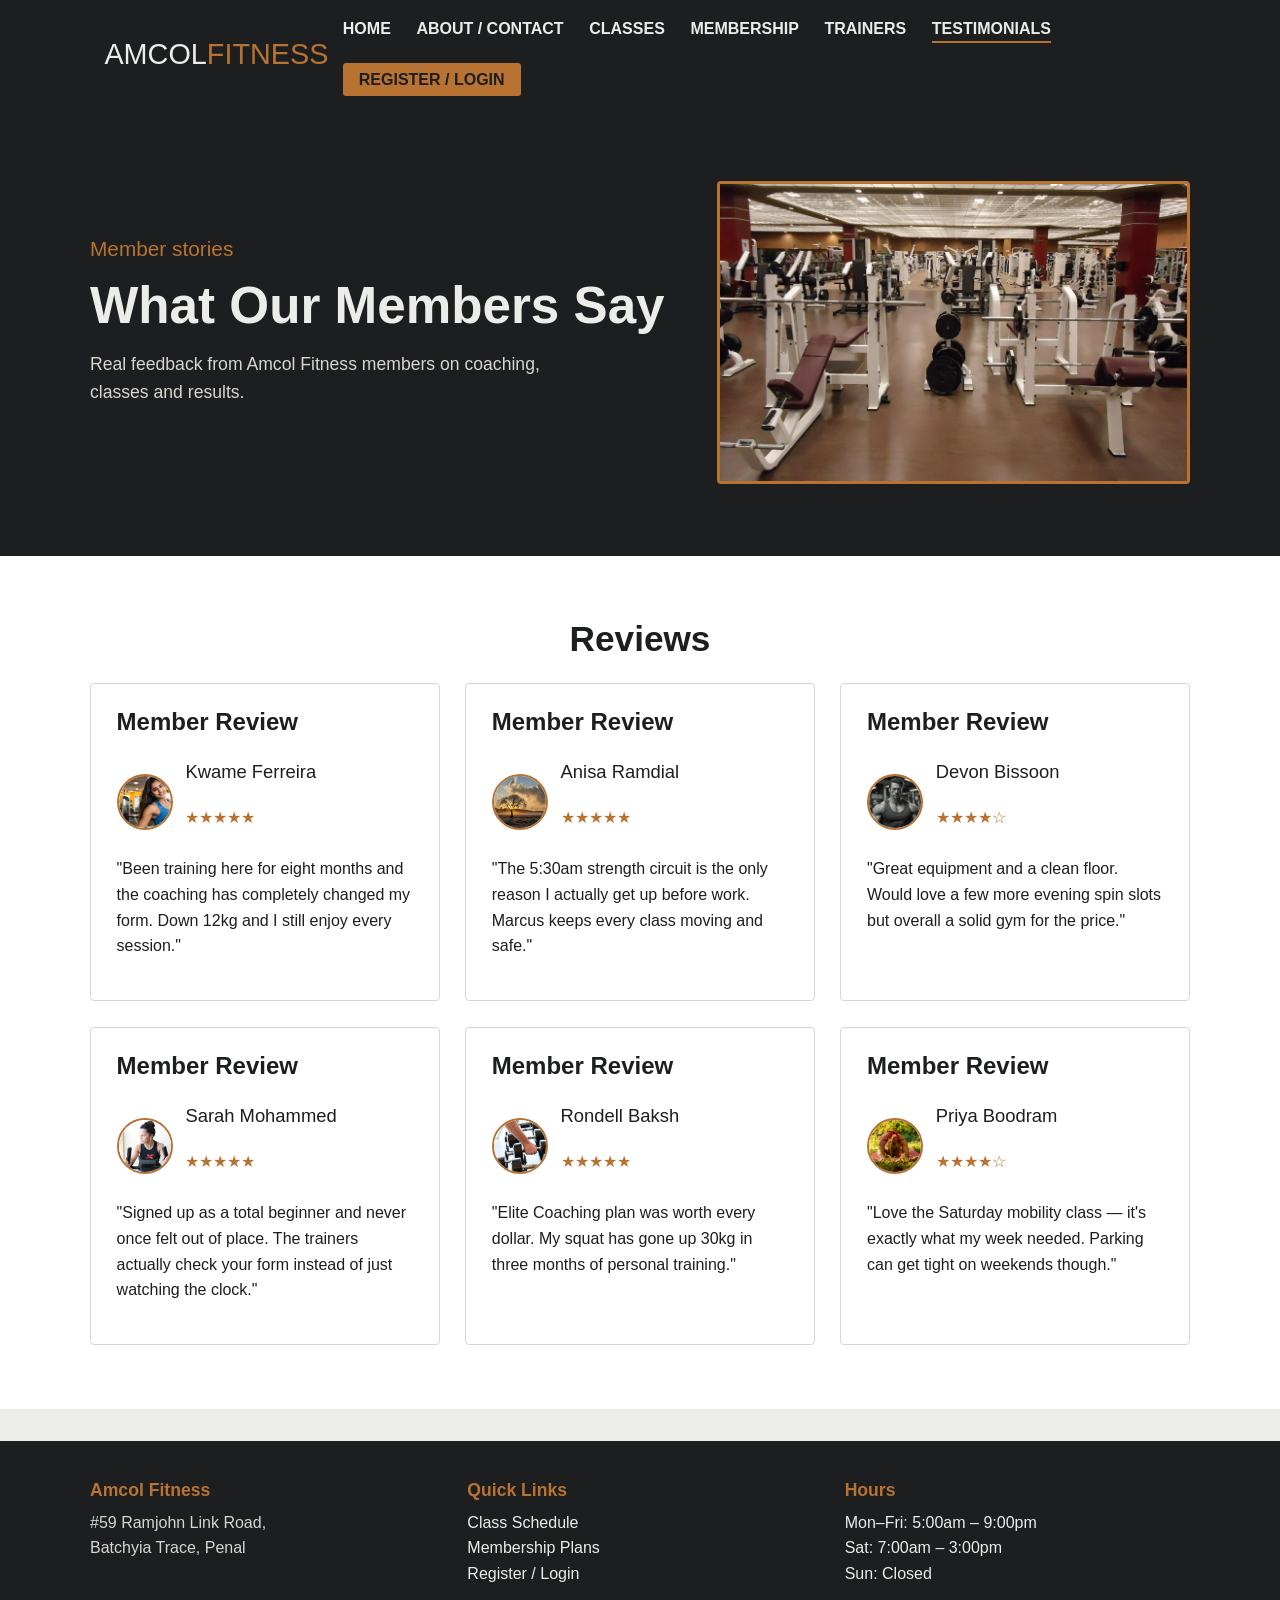
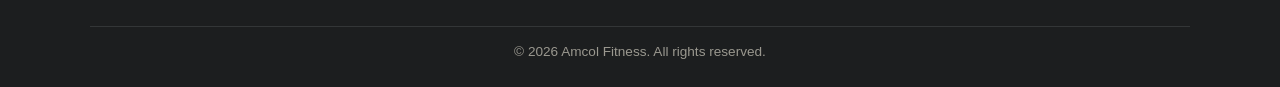
<file: html/testimonials.html>
<!DOCTYPE html>
<html lang="en">
<head>
	<meta charset="UTF-8">
	<meta name="viewport" content="width=device-width, initial-scale=1.0">
	<title>Testimonials | Amcol Fitness</title>
	<meta name="description" content="Read what Amcol Fitness members say about training, coaching and community at the club.">
	<link rel="stylesheet" href="../css/style.css">
</head>
<body>

	<header class="site-header">
		<div class="container">
			<div class="logo">AMCOL<span>FITNESS</span></div>
			<nav class="main-nav">
				<ul>
					<li><a href="../index.html">Home</a></li>
					<li><a href="about.html">About / Contact</a></li>
					<li><a href="classes.html">Classes</a></li>
					<li><a href="membership.html">Membership</a></li>
					<li><a href="trainers.html">Trainers</a></li>
					<li><a href="testimonials.html" class="active">Testimonials</a></li>
					<li><a href="register.html" class="nav-cta">Register / Login</a></li>
				</ul>
			</nav>
		</div>
	</header>

	<main>
		<section class="hero">
			<div class="container">
				<div class="hero-copy">
					<p class="tagline">Member stories</p>
					<h1>What Our Members Say</h1>
					<p class="lead">Real feedback from Amcol Fitness members on coaching, classes and results.</p>
				</div>
				<figure class="hero-figure">
					<img src="../img/hero-gym-floor.jpg" alt="Members training on the Amcol Fitness gym floor with free weights and racks">
				</figure>
			</div>
		</section>

		<section class="alt">
		<h2>Reviews</h2>
			<div class="container">
				<div class="testimonial-grid">

					<article class="testimonial-card">
					<h3>Member Review</h3>
						<div class="member-row">
							<img class="avatar" src="../img/member-1.jpg" alt="Photo of member Kwame Ferreira">
							<div>
								<p class="member-name">Kwame Ferreira</p>
								<p class="stars">&#9733;&#9733;&#9733;&#9733;&#9733;</p>
							</div>
						</div>
						<p>"Been training here for eight months and the coaching has completely changed my form. Down 12kg and I still enjoy every session."</p>
					</article>

					<article class="testimonial-card">
					<h3>Member Review</h3>
						<div class="member-row">
							<img class="avatar" src="../img/member-2.jpg" alt="Photo of member Anisa Ramdial">
							<div>
								<p class="member-name">Anisa Ramdial</p>
								<p class="stars">&#9733;&#9733;&#9733;&#9733;&#9733;</p>
							</div>
						</div>
						<p>"The 5:30am strength circuit is the only reason I actually get up before work. Marcus keeps every class moving and safe."</p>
					</article>

					<article class="testimonial-card">
					<h3>Member Review</h3>
						<div class="member-row">
							<img class="avatar" src="../img/member-3.jpg" alt="Photo of member Devon Bissoon">
							<div>
								<p class="member-name">Devon Bissoon</p>
								<p class="stars">&#9733;&#9733;&#9733;&#9733;&#9734;</p>
							</div>
						</div>
						<p>"Great equipment and a clean floor. Would love a few more evening spin slots but overall a solid gym for the price."</p>
					</article>

					<article class="testimonial-card">
					<h3>Member Review</h3>
						<div class="member-row">
							<img class="avatar" src="../img/member-4.jpg" alt="Photo of member Sarah Mohammed">
							<div>
								<p class="member-name">Sarah Mohammed</p>
								<p class="stars">&#9733;&#9733;&#9733;&#9733;&#9733;</p>
							</div>
						</div>
						<p>"Signed up as a total beginner and never once felt out of place. The trainers actually check your form instead of just watching the clock."</p>
					</article>

					<article class="testimonial-card">
					<h3>Member Review</h3>
						<div class="member-row">
							<img class="avatar" src="../img/member-5.jpg" alt="Photo of member Rondell Baksh">
							<div>
								<p class="member-name">Rondell Baksh</p>
								<p class="stars">&#9733;&#9733;&#9733;&#9733;&#9733;</p>
							</div>
						</div>
						<p>"Elite Coaching plan was worth every dollar. My squat has gone up 30kg in three months of personal training."</p>
					</article>

					<article class="testimonial-card">
					<h3>Member Review</h3>
						<div class="member-row">
							<img class="avatar" src="../img/member-6.jpg" alt="Photo of member Priya Boodram">
							<div>
								<p class="member-name">Priya Boodram</p>
								<p class="stars">&#9733;&#9733;&#9733;&#9733;&#9734;</p>
							</div>
						</div>
						<p>"Love the Saturday mobility class — it's exactly what my week needed. Parking can get tight on weekends though."</p>
					</article>

				</div>
			</div>
		</section>
	</main>

	<footer class="site-footer">
		<div class="container">
			<div class="footer-grid">
				<div>
					<h4>Amcol Fitness</h4>
					<address>
						#59 Ramjohn Link Road,<br>
						Batchyia Trace, Penal
					</address>
				</div>
				<div>
					<h4>Quick Links</h4>
					<ul>
						<li><a href="classes.html">Class Schedule</a></li>
						<li><a href="membership.html">Membership Plans</a></li>
						<li><a href="register.html">Register / Login</a></li>
					</ul>
				</div>
				<div>
					<h4>Hours</h4>
					<p>Mon&ndash;Fri: 5:00am &ndash; 9:00pm<br>Sat: 7:00am &ndash; 3:00pm<br>Sun: Closed</p>
				</div>
			</div>
			<div class="footer-bottom">
				&copy; 2026 Amcol Fitness. All rights reserved.
			</div>
		</div>
	</footer>

</body>
</html>
</file>
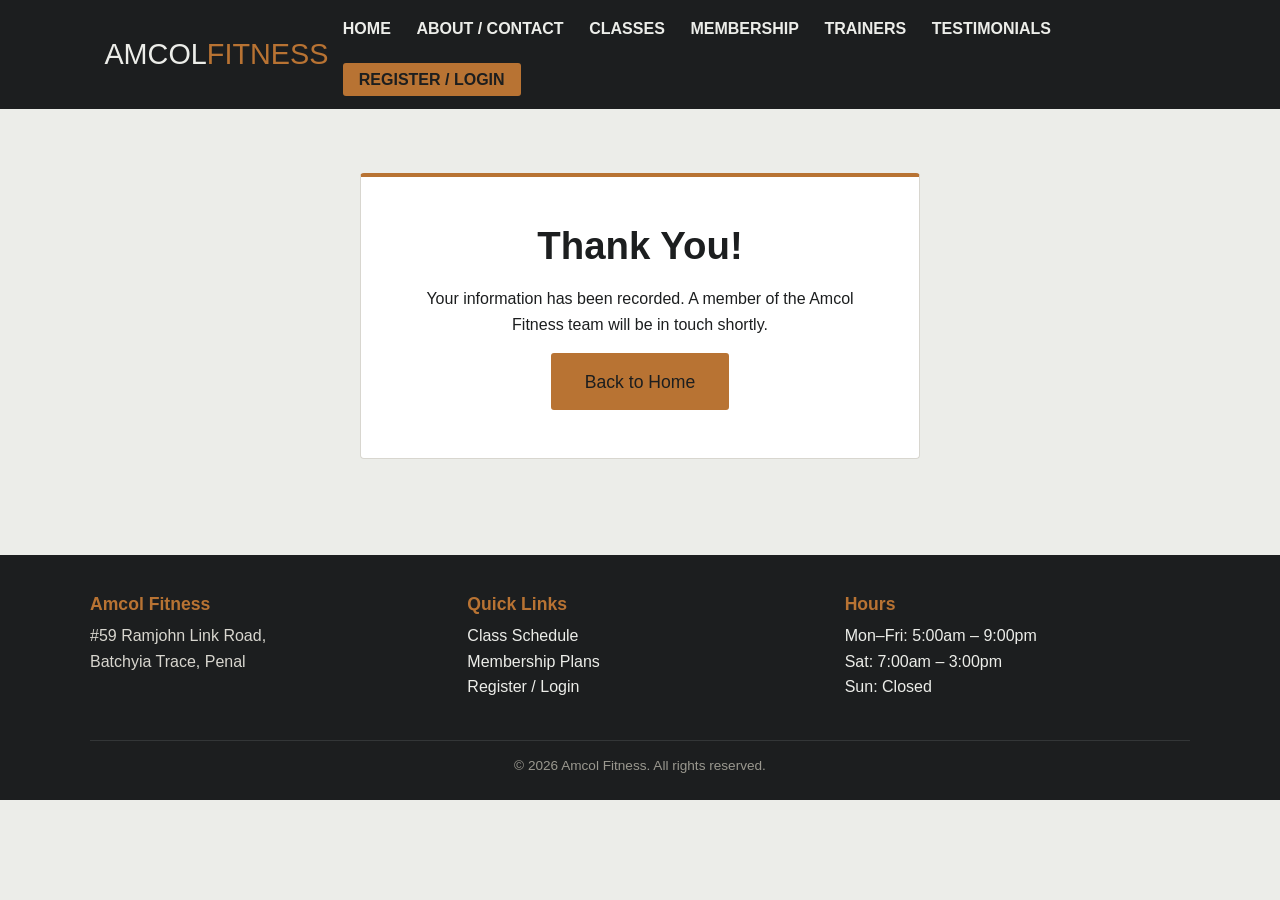
<file: html/thankyou.html>
<!DOCTYPE html>
<html lang="en">
<head>
	<meta charset="UTF-8">
	<meta name="viewport" content="width=device-width, initial-scale=1.0">
	<title>Thank You | Amcol Fitness</title>
	<meta name="description" content="Confirmation page for Amcol Fitness form submissions.">
	<link rel="stylesheet" href="../css/style.css">
</head>
<body>

	<header class="site-header">
		<div class="container">
			<div class="logo">AMCOL<span>FITNESS</span></div>
			<nav class="main-nav">
				<ul>
					<li><a href="../index.html">Home</a></li>
					<li><a href="about.html">About / Contact</a></li>
					<li><a href="classes.html">Classes</a></li>
					<li><a href="membership.html">Membership</a></li>
					<li><a href="trainers.html">Trainers</a></li>
					<li><a href="testimonials.html">Testimonials</a></li>
					<li><a href="register.html" class="nav-cta">Register / Login</a></li>
				</ul>
			</nav>
		</div>
	</header>

	<main>
		<section>
			<div class="container">
				<div class="thankyou-box">
					<h1>Thank You!</h1>
					<p>Your information has been recorded. A member of the Amcol Fitness team will be in touch shortly.</p>
					<a href="../index.html" class="btn">Back to Home</a>
				</div>
			</div>
		</section>
	</main>

	<footer class="site-footer">
		<div class="container">
			<div class="footer-grid">
				<div>
					<h2>Amcol Fitness</h2>
					<address>
						#59 Ramjohn Link Road,<br>
						Batchyia Trace, Penal
					</address>
				</div>
				<div>
					<h2>Quick Links</h2>
					<ul>
						<li><a href="classes.html">Class Schedule</a></li>
						<li><a href="membership.html">Membership Plans</a></li>
						<li><a href="register.html">Register / Login</a></li>
					</ul>
				</div>
				<div>
					<h2>Hours</h2>
					<p>Mon&ndash;Fri: 5:00am &ndash; 9:00pm<br>Sat: 7:00am &ndash; 3:00pm<br>Sun: Closed</p>
				</div>
			</div>
			<div class="footer-bottom">
				&copy; 2026 Amcol Fitness. All rights reserved.
			</div>
		</div>
	</footer>

</body>
</html>
</file>
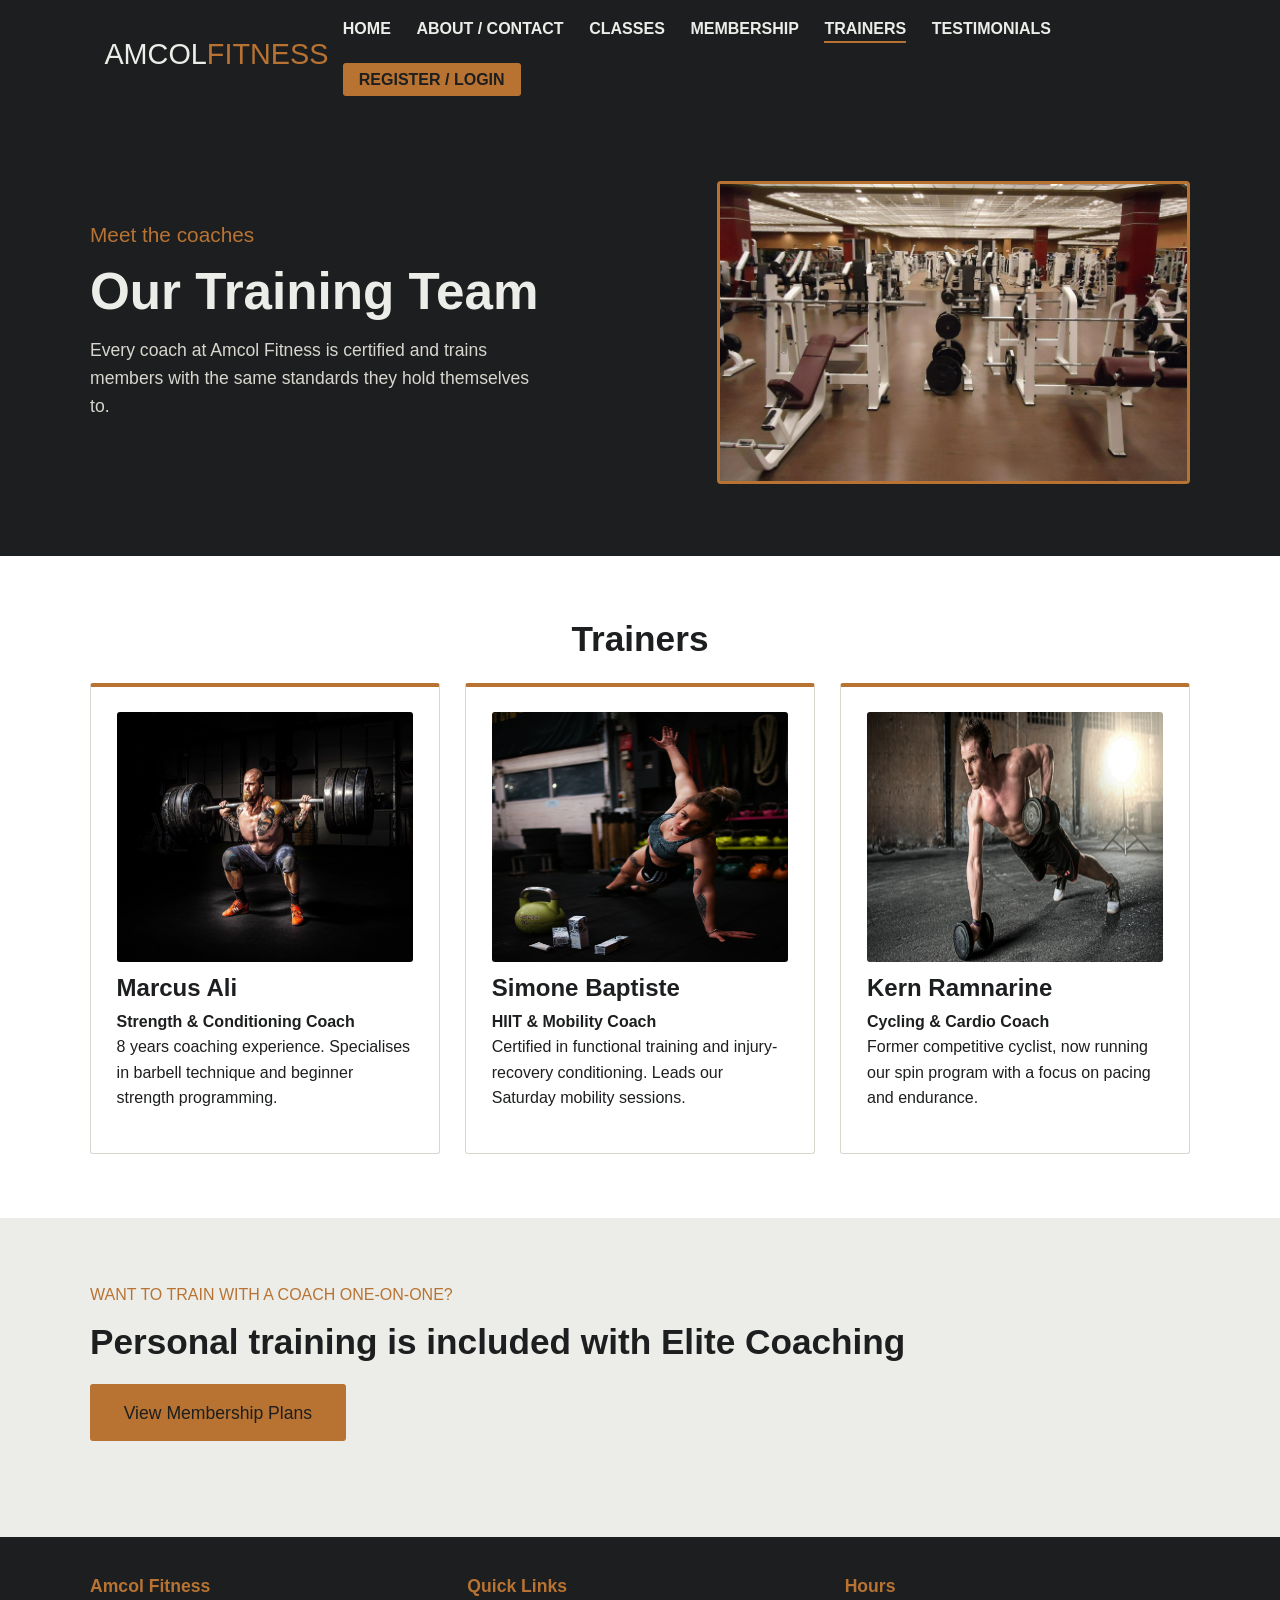
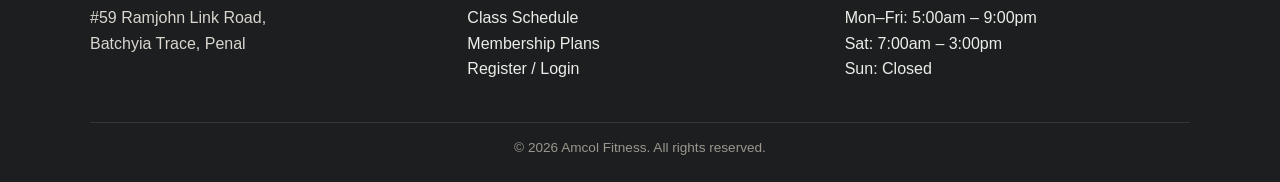
<file: html/trainers.html>
<!DOCTYPE html>
<html lang="en">
<head>
	<meta charset="UTF-8">
	<meta name="viewport" content="width=device-width, initial-scale=1.0">
	<title>Our Trainers | Amcol Fitness</title>
	<meta name="description" content="Meet the certified coaches behind Amcol Fitness classes and personal training programs.">
	<link rel="stylesheet" href="../css/style.css">
</head>
<body>

	<header class="site-header">
		<div class="container">
			<div class="logo">AMCOL<span>FITNESS</span></div>
			<nav class="main-nav">
				<ul>
					<li><a href="../index.html">Home</a></li>
					<li><a href="about.html">About / Contact</a></li>
					<li><a href="classes.html">Classes</a></li>
					<li><a href="membership.html">Membership</a></li>
					<li><a href="trainers.html" class="active">Trainers</a></li>
					<li><a href="testimonials.html">Testimonials</a></li>
					<li><a href="register.html" class="nav-cta">Register / Login</a></li>
				</ul>
			</nav>
		</div>
	</header>

	<main>
		<section class="hero">
			<div class="container">
				<div class="hero-copy">
					<p class="tagline">Meet the coaches</p>
					<h1>Our Training Team</h1>
					<p class="lead">Every coach at Amcol Fitness is certified and trains members with the same standards they hold themselves to.</p>
				</div>
				<figure class="hero-figure">
					<img src="../img/hero-gym-floor.jpg" alt="Members training on the Amcol Fitness gym floor with free weights and racks">
				</figure>
			</div>
		</section>

		<section class="alt">
			<h2>Trainers</h2>
			<div class="container">
				<div class="card-grid">
					<article class="card">
						<img src="../img/trainer-marcus.jpg" alt="Trainer Marcus Ali" class="trainer-photo">
						<h3>Marcus Ali</h3>
						<p><strong>Strength &amp; Conditioning Coach</strong><br>8 years coaching experience. Specialises in barbell technique and beginner strength programming.</p>
					</article>
					<article class="card">
						<img src="../img/trainer-simone.jpg" alt="Trainer Simone Baptiste" class="trainer-photo">
						<h3>Simone Baptiste</h3>
						<p><strong>HIIT &amp; Mobility Coach</strong><br>Certified in functional training and injury-recovery conditioning. Leads our Saturday mobility sessions.</p>
					</article>
					<article class="card">
						<img src="../img/trainer-kern.jpg" alt="Trainer Kern Ramnarine" class="trainer-photo">
						<h3>Kern Ramnarine</h3>
						<p><strong>Cycling &amp; Cardio Coach</strong><br>Former competitive cyclist, now running our spin program with a focus on pacing and endurance.</p>
					</article>
				</div>
			</div>
		</section>

		<section>
			<div class="container">
				<div class="section-heading">
					<p class="eyebrow">Want to train with a coach one-on-one?</p>
					<h2>Personal training is included with Elite Coaching</h2>
				</div>
				<a href="membership.html" class="btn">View Membership Plans</a>
			</div>
		</section>
	</main>

	<footer class="site-footer">
		<div class="container">
			<div class="footer-grid">
				<div>
					<h3>Amcol Fitness</h3>
					<address>
						#59 Ramjohn Link Road,<br>
						Batchyia Trace, Penal
					</address>
				</div>
				<div>
					<h3>Quick Links</h3>
					<ul>
						<li><a href="classes.html">Class Schedule</a></li>
						<li><a href="membership.html">Membership Plans</a></li>
						<li><a href="register.html">Register / Login</a></li>
					</ul>
				</div>
				<div>
					<h3>Hours</h3>
					<p>Mon&ndash;Fri: 5:00am &ndash; 9:00pm<br>Sat: 7:00am &ndash; 3:00pm<br>Sun: Closed</p>
				</div>
			</div>
			<div class="footer-bottom">
				&copy; 2026 Amcol Fitness. All rights reserved.
			</div>
		</div>
	</footer>

</body>
</html>
</file>
<file: css/style.css>
:root {
	--iron-black:		#1C1E1F;
	--chalk-white:		#ECEDE9;
	--steel-grey:		#6B7280;
	--copper:			#B87333;
	--copper-dark:		#8F5A28;
	--card-white:		#FFFFFF;
	--border-grey:		#d8d6cf;
	--divider-dark:		#333637;
	--stripe:			#f3f2ee;
	--stripe-hover:		#eee2d2;
	--input-border:		#b9b7ae;
	--muted:			#9a988f;
}

* {
	margin: 0;
	padding: 0;
	box-sizing: border-box;
}

html {
	scroll-behavior: smooth;
}

body {
	font-family: -apple-system, Arial, sans-serif;
	background-color: var(--chalk-white);
	color: var(--iron-black);
	line-height: 1.6;
}

h1, h2, h3, h4 {
	font-family: Tahoma, sans-serif, Arial;
	line-height: 1.1;
	color: var(--iron-black);
}

h1 {
	font-size: 3.2rem;

}
h2 {
	font-size: 2.2rem; margin-bottom: 0.6em;

}
h3 {
	font-size: 1.5rem; margin-bottom: 0.5em;
	
}

p {
	margin-bottom: 1em;
	
}

a {
	color: var(--copper);
	text-decoration: none;
}

a:hover {
	color: var(--copper-dark);
	text-decoration: underline;
}

img {
	max-width: 100%;
	display: block;
}

ul {
	list-style: none;
}

.container {
	width: 90%;
	max-width: 1100px;
	margin: 0 auto;
}


/* -----------------------------
	 Header & navigation
------------------------------ */
header.site-header {
	background-color: var(--iron-black);
	color: var(--chalk-white);
	position: sticky;
	top: 0;
	z-index: 10;
}

header.site-header .container {
	display: flex;
	align-items: center;
	justify-content: space-between;
	padding: 1em 0;
}

.site-header .logo {
	font-family: Tahoma, sans-serif, Arial;
	font-size: 1.8rem;
	color: var(--chalk-white);
	padding: 0.5em;
}

.site-header .logo span {
	color: var(--copper);
}

nav.main-nav ul {
	display: flex;
	flex-wrap: wrap;
	gap: 1.6em;
}

nav.main-nav a {
	color: var(--chalk-white);
	font-weight: 600;
	font-size: 1rem;
	text-transform: uppercase;
	padding-bottom: 4px;
	border-bottom: 2px solid transparent;
}

nav.main-nav a:hover,
nav.main-nav a.active {
	color: var(--chalk-white);
	text-decoration: none;
	border-bottom: 2px solid var(--copper);
}

nav.main-nav a.nav-cta {
	background-color: var(--copper);
	color: var(--iron-black);
	padding: 0.5em 1em;
	border-radius: 3px;
	border-bottom: none;
}

nav.main-nav a.nav-cta:hover {
	background-color: var(--copper-dark);
}

/* -----------------------------
	 Buttons
------------------------------ */
.btn {
	display: inline-block;
	font-family: Tahoma, sans-serif, Arial;
	font-size: 1.1rem;
	padding: 0.7em 1.8em;
	border-radius: 3px;
	border: 2px solid var(--copper);
	background-color: var(--copper);
	color: var(--iron-black);
	cursor: pointer;
}

.btn:hover {
	background-color: var(--iron-black);
	color: var(--chalk-white);
	text-decoration: none;
}

.btn-outline {
	background-color: transparent;
	color: var(--chalk-white);
	border: 2px solid var(--chalk-white);
}

.btn-outline:hover {
	background-color: var(--chalk-white);
	color: var(--iron-black);
}

/* -----------------------------
	 Hero banner
------------------------------ */
.hero {
	background-color: var(--iron-black);
	color: var(--chalk-white);
	padding: 4.5em 0;
}

.hero .container {
	display: grid;
	grid-template-columns: 1.1fr 0.9fr;
	gap: 3em;
	align-items: center;
}

.hero h1 {
	color: var(--chalk-white);
	margin-bottom: 0.3em;
}

.hero .tagline {
	color: var(--copper);
	font-family: Tahoma, sans-serif, Arial;
	font-size: 1.3rem;
	margin-bottom: 0.6em;
}

.hero p.lead {
	font-size: 1.1rem;
	color: var(--border-grey);
	margin-bottom: 1.5em;
	max-width: 46ch;
}

.hero-figure {
	border-radius: 4px;
	border: 3px solid var(--copper);
}

.hero-figure img {
	width: 500px;
	
}
	

/* -----------------------------
	 Sections
------------------------------ */
main section {
	padding: 4em 0;
}

main section.alt {
	background-color: var(--card-white);
}

.alt h2 {
	text-align:center;
}

.section-heading {
	text-align: left;
	margin-bottom: 1.4em;
}

.section-heading .eyebrow {
	font-family: Tahoma, sans-serif, Arial;
	color: var(--copper);
	font-size: 1rem;
	text-transform: uppercase;
}

/* -----------------------------
	 Card grids (services / rules / trainers)
------------------------------ */
.card-grid {
	display: grid;
	grid-template-columns: repeat(3, 1fr);
	gap: 1.6em;
	margin-top: 1.5em;
}

.card {
	background-color: var(--card-white);
	border: 1px solid var(--border-grey);
	border-top: 4px solid var(--copper);
	border-radius: 3px;
	padding: 1.6em;
	display: flex;
	flex-direction: column;
}




.card img {
	width: 400px;
	height: 250px;
	margin-top:auto;


	
}
	
.card p {
	flex-grow:0;
	
}

.card h3 {
	margin-bottom: 0.3em;
}



/* -----------------------------
	 Rules list (Home page)
------------------------------ */


.rules-list li {
	background-color: var(--card-white);
	border: 1px solid var(--border-grey);
	border-radius: 3px;
	padding: 1em 1em 1em 0.5em;
	font-size: 1.2em;
}

ol li::marker {
	color: var(--copper); 
	font-weight: bold; 
}


/* -----------------------------
	 Tables (schedule — tabular data only)
------------------------------ */
table {
	width: 100%;
	border-collapse: collapse;
	margin-top: 1em;
	background-color: var(--card-white);
}

caption {
	font-family: Tahoma, sans-serif, Arial;
	font-size: 1.3rem;
	text-align: center;
	margin-bottom: 0.5em;
}

th, td {
	text-align: left;
	padding: 0.8em 1em;
	border-bottom: 1px solid var(--border-grey);
}

thead th {
	background-color: var(--iron-black);
	color: var(--chalk-white);
	font-family: Tahoma, sans-serif, Arial;
	font-weight: normal;
}

tbody tr:nth-child(even) {
	background-color: var(--stripe);
}

tbody tr:hover {
	background-color: var(--stripe-hover);
}

/* -----------------------------
	 Membership pricing (CTA page)
------------------------------ */
.pricing-grid {
	display: grid;
	grid-template-columns: repeat(3, 1fr);
	gap: 1.6em;
	margin-top: 1.5em;
}

.price-card {
	background-color: var(--card-white);
	border: 1px solid var(--border-grey);
	border-radius: 4px;
	padding: 2em 1.6em;
	text-align: center;
}

.price-card.featured {
	border: 2px solid var(--copper);
	transform: scale(1.03);
}

.price-card .price {
	font-family: Tahoma, sans-serif, Arial;
	font-size: 2.6rem;
	color: var(--copper);
	margin: 0.3em 0;
}

.price-card .price span {
	font-size: 1rem;
	color: var(--steel-grey);
	font-family: -apple-system, Arial, sans-serif;
}

.price-card ul {
	text-align: left;
	margin: 1.2em 0;
	display: grid;
	gap: 0.5em;
}

.price-card ul li::before {
	content: "\2713	";
	color: var(--copper);
	font-weight: 700;
}

/* -----------------------------
	 Testimonials grid
------------------------------ */
.testimonial-grid {
	display: grid;
	grid-template-columns: repeat(3, 1fr);
	gap: 1.6em;
	margin-top: 1.5em;
}

.testimonial-card {
	background-color: var(--card-white);
	border: 1px solid var(--border-grey);
	border-radius: 4px;
	padding: 1.6em;
	display: flex;
	flex-direction: column;
	gap: 0.6em;
}

.testimonial-card .stars {
	color: var(--copper);
}

.testimonial-card .member-name {
	font-family: Tahoma, sans-serif, Arial;
	font-size: 1.15rem;
}

.testimonial-card .avatar {
	width: 56px;
	height: 56px;
	border-radius: 50%;
	object-fit: cover;
	border: 2px solid var(--copper);
}

.testimonial-card .member-row {
	display: flex;
	align-items: center;
	gap: 0.8em;
}

/* -----------------------------
	 Forms (Register / Login / Contact)
------------------------------ */
.form-section {
	background-color: var(--card-white);
	border: 1px solid var(--border-grey);
	border-radius: 4px;
	padding: 2em;
}

fieldset {
	border: 1px solid var(--border-grey);
	border-radius: 4px;
	padding: 1.4em;
	margin-bottom: 1.6em;
}

legend {
	font-family: Tahoma, sans-serif, Arial;
	font-size: 1.2rem;
	color: var(--copper);
	padding: 0 0.5em;
}

.form-row {
	margin-bottom: 1.1em;
}

.form-row label {
	display: block;
	font-weight: 600;
	margin-bottom: 0.35em;
	font-size: 1rem;
}


input[type="text"],
input[type="email"],
input[type="password"],
input[type="tel"],
input[type="date"],
input[type="number"],
select,
textarea {
	width: 100%;
	padding: 0.6em 0.7em;
	border: 1px solid var(--input-border);
	border-radius: 3px;
	font-family: -apple-system, Arial, sans-serif;
	font-size: 1rem;
	background-color: var(--chalk-white);
}



textarea {
	resize: vertical;
	min-height: 100px;
}

.radio-group,
.checkbox-group {
	display: flex;
	gap: 1.4em;
	flex-wrap: wrap;
}

.radio-group label,
.checkbox-group label {
	display: flex;
	align-items: center;
	gap: 0.5em;
	font-weight: 400;
}

.form-actions {
	display: flex;
	gap: 1em;
	margin-top: 1.4em;
}

.form-actions input[type="reset"] {
	background-color: transparent;
	color: var(--iron-black);
	border: 2px solid var(--steel-grey);
	font-family: Tahoma, sans-serif, Arial;
	font-size: 1.1rem;
	padding: 0.65em 1.6em;
	border-radius: 3px;
	cursor: pointer;
}

.form-actions input[type="reset"]:hover {
	background-color: var(--border-grey);
}

.form-actions input[type="submit"] {
	font-family: Tahoma, sans-serif, Arial;
	font-size: 1.1rem;
	padding: 0.65em 1.6em;
	border-radius: 3px;
	border: 2px solid var(--copper);
	background-color: var(--copper);
	color: var(--iron-black);
	cursor: pointer;
}

.form-actions input[type="submit"]:hover {
	background-color: var(--copper-dark);
}

.forms-columns {
	display: grid;
	grid-template-columns: 1.3fr 1fr;
	gap: 2em;
	align-items: start;
}

/* -----------------------------
	 Aside / info boxes
------------------------------ */
aside.info-box {
	background-color: var(--iron-black);
	color: var(--chalk-white);
	border-radius: 4px;
	padding: 1.6em;
}

aside.info-box h3 {
	color: var(--copper);
}

aside.info-box ul li {
	padding: 0.3em 0;
	border-bottom: 1px solid var(--divider-dark);
}

/* -----------------------------
	 Footer
------------------------------ */
footer.site-footer {
	background-color: var(--iron-black);
	color: var(--chalk-white);
	padding: 2.5em 0 1.5em;
	margin-top: 2em;
}

footer.site-footer .footer-grid {
	display: grid;
	grid-template-columns: repeat(3, 1fr);
	gap: 2em;
	margin-bottom: 1.5em;
}

footer.site-footer h4, footer.site-footer h3, footer.site-footer h2 {
	color: var(--copper);
	font-size: 1.1rem;
	margin-bottom: 0.5em;
}


footer.site-footer a {
	color: var(--chalk-white);
}

footer.site-footer address {
	font-style: normal;
	color: var(--border-grey);
}

.footer-bottom {
	border-top: 1px solid var(--divider-dark);
	padding-top: 1em;
	font-size: 0.85rem;
	color: var(--muted);
	text-align: center;
}

/* -----------------------------
	 Thank-you / acknowledgement page
------------------------------ */
.thankyou-box {
	background-color: var(--card-white);
	border: 1px solid var(--border-grey);
	border-top: 4px solid var(--copper);
	border-radius: 4px;
	padding: 3em;
	text-align: center;
	max-width: 560px;
	margin: 0 auto;
}

.thankyou-box h1 {
	font-size: 2.4rem;
	margin-bottom: 0.5em;
}


.measure {
	max-width: 65ch;
}

.mt-1 {
	margin-top: 1em;
}

.mt-lg {
	margin-top: 1.6em;
}



.trainer-photo {
	border-radius: 3px;
	margin-bottom: 0.8em;
}

.form-checkbox-label {
	display: flex;
	align-items: center;
	gap: 0.5em;
	font-weight: 400;
	font-size: 1rem;
	color: var(--iron-black);
}

.form-checkbox-label input[type="checkbox"] {
	width: auto;
		
}
</file>
